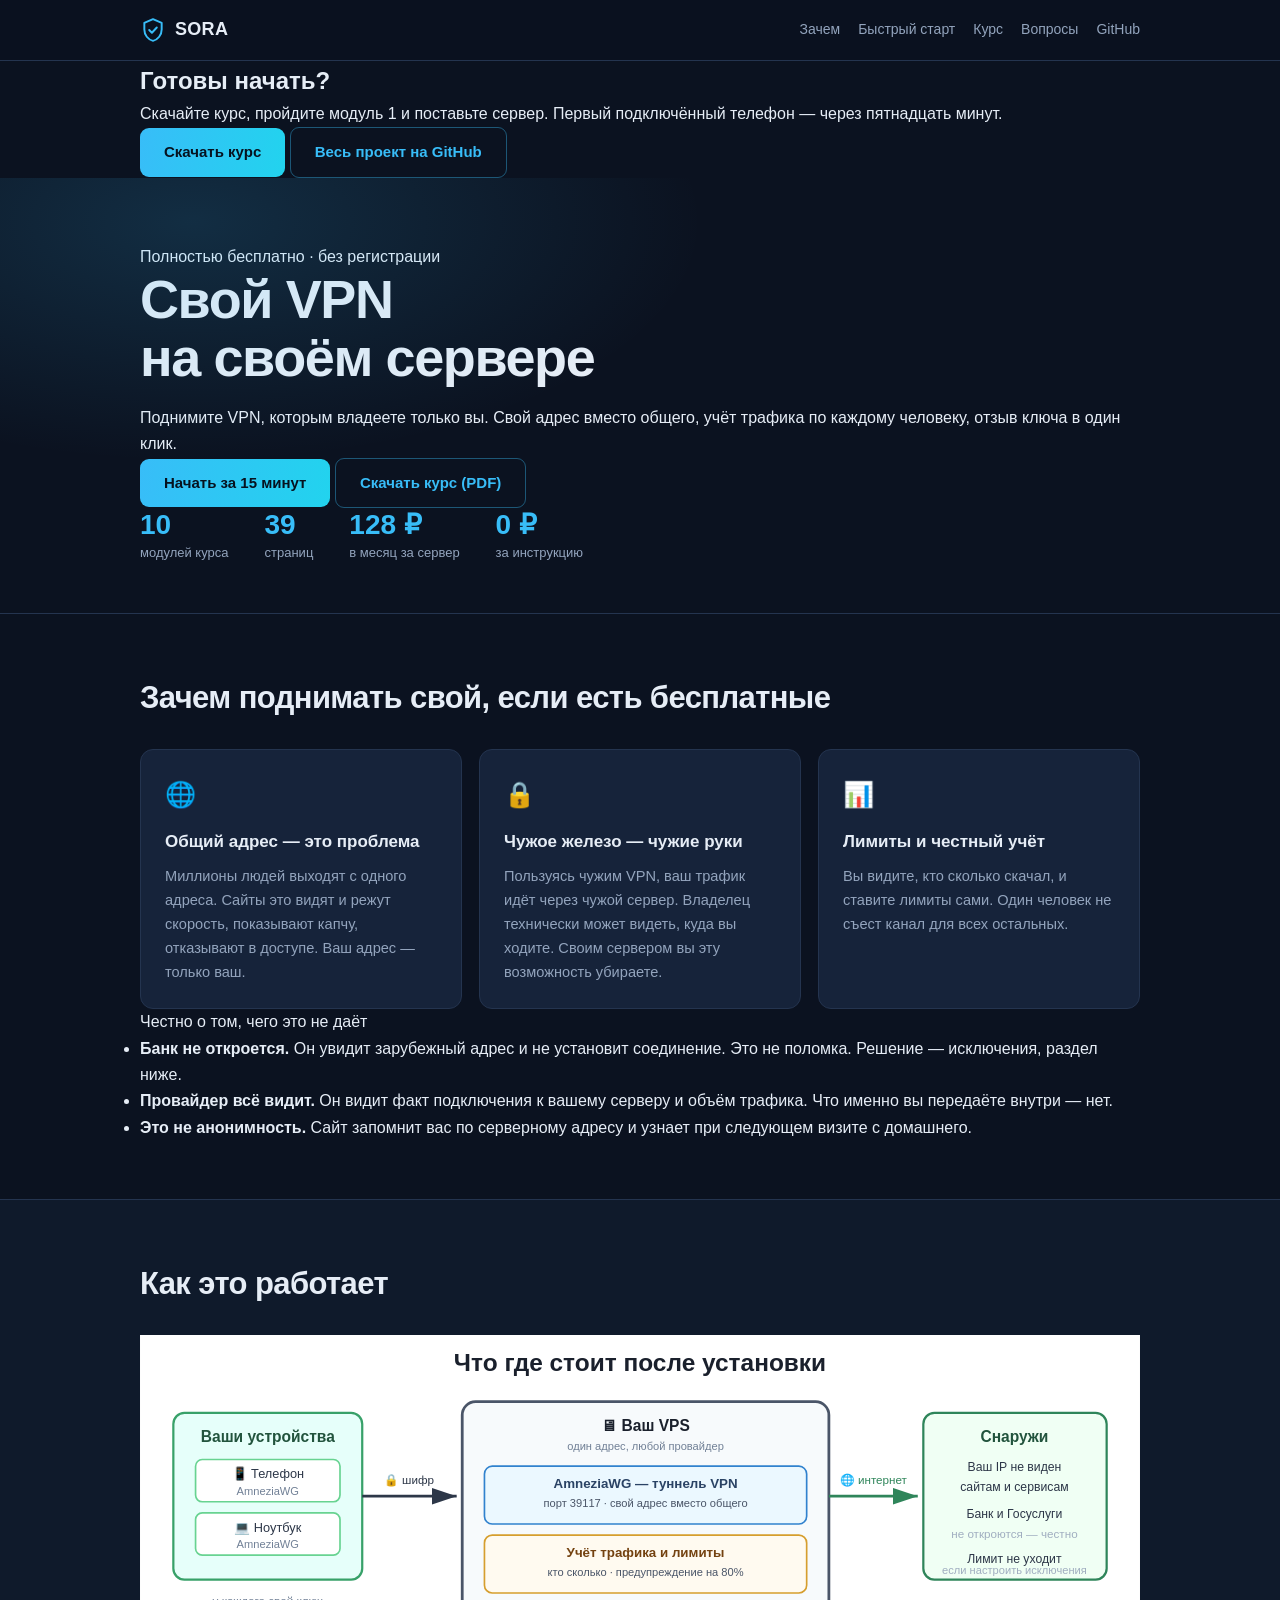
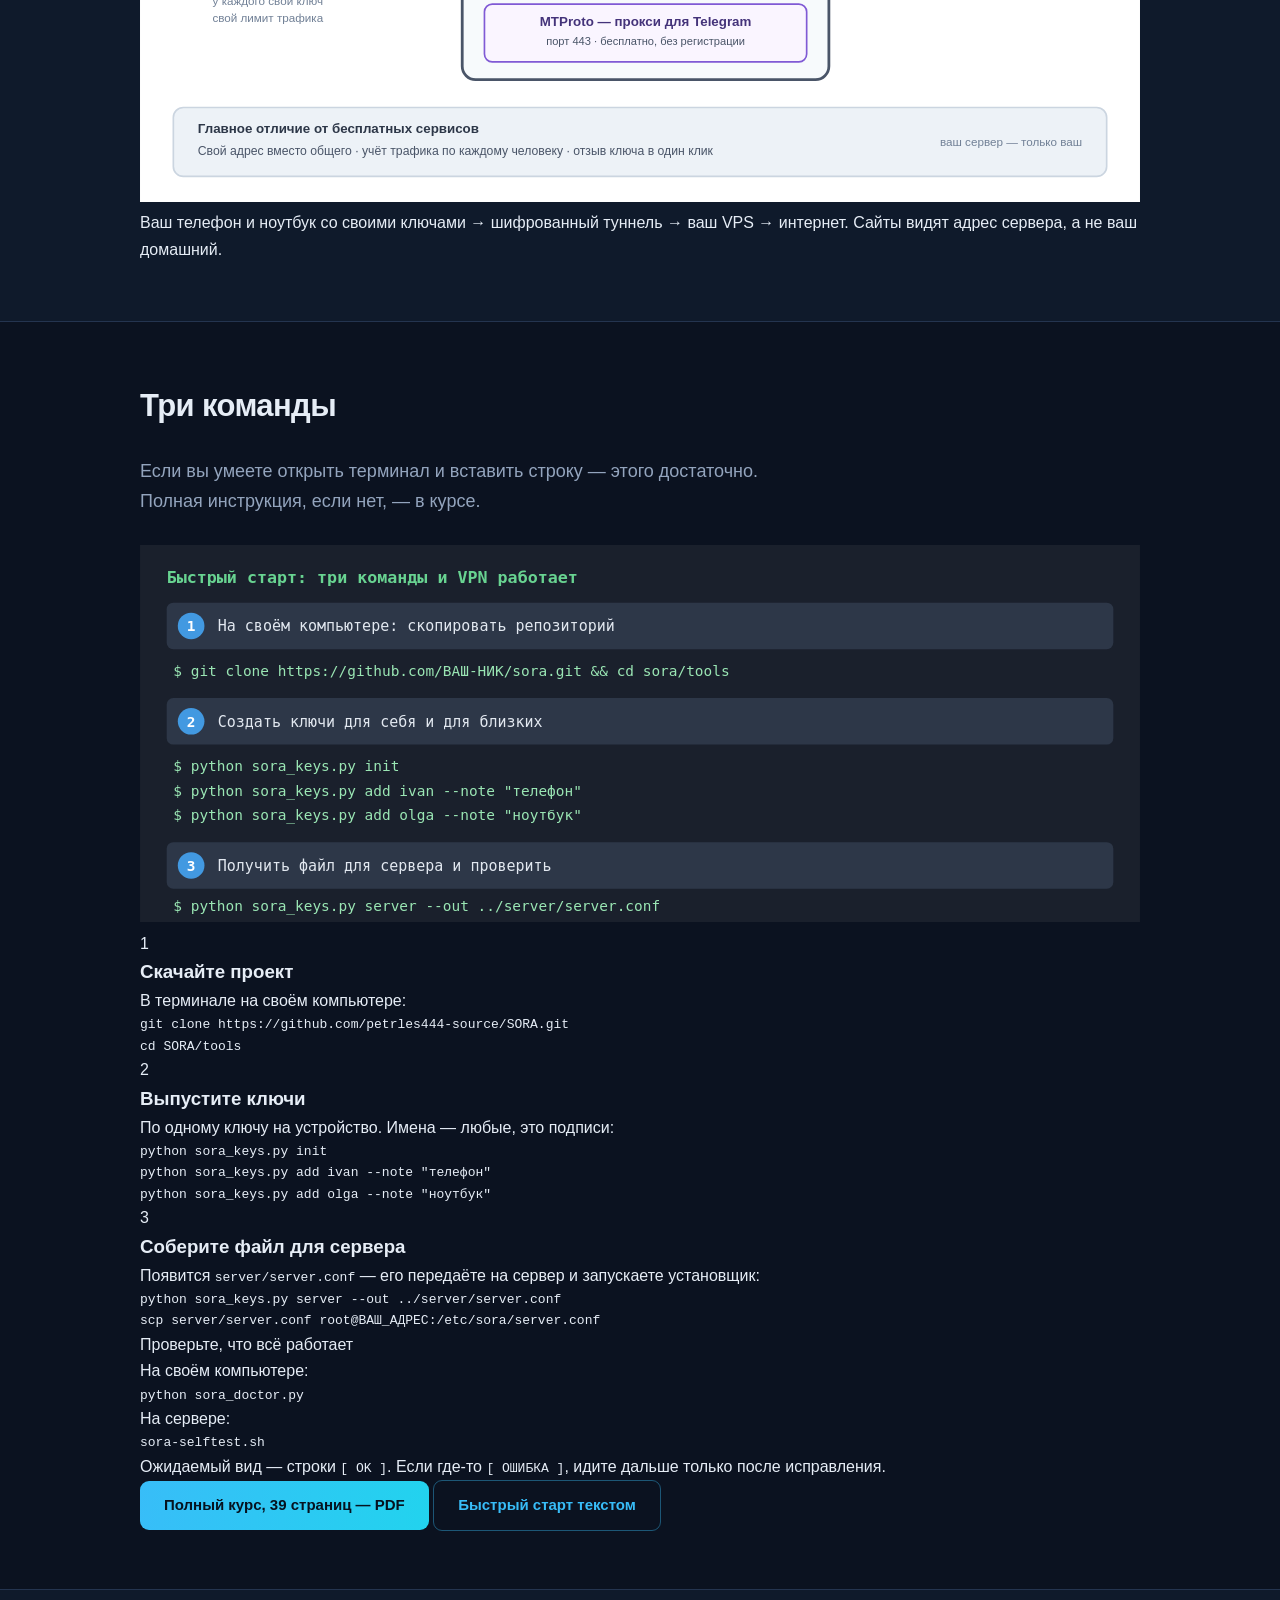
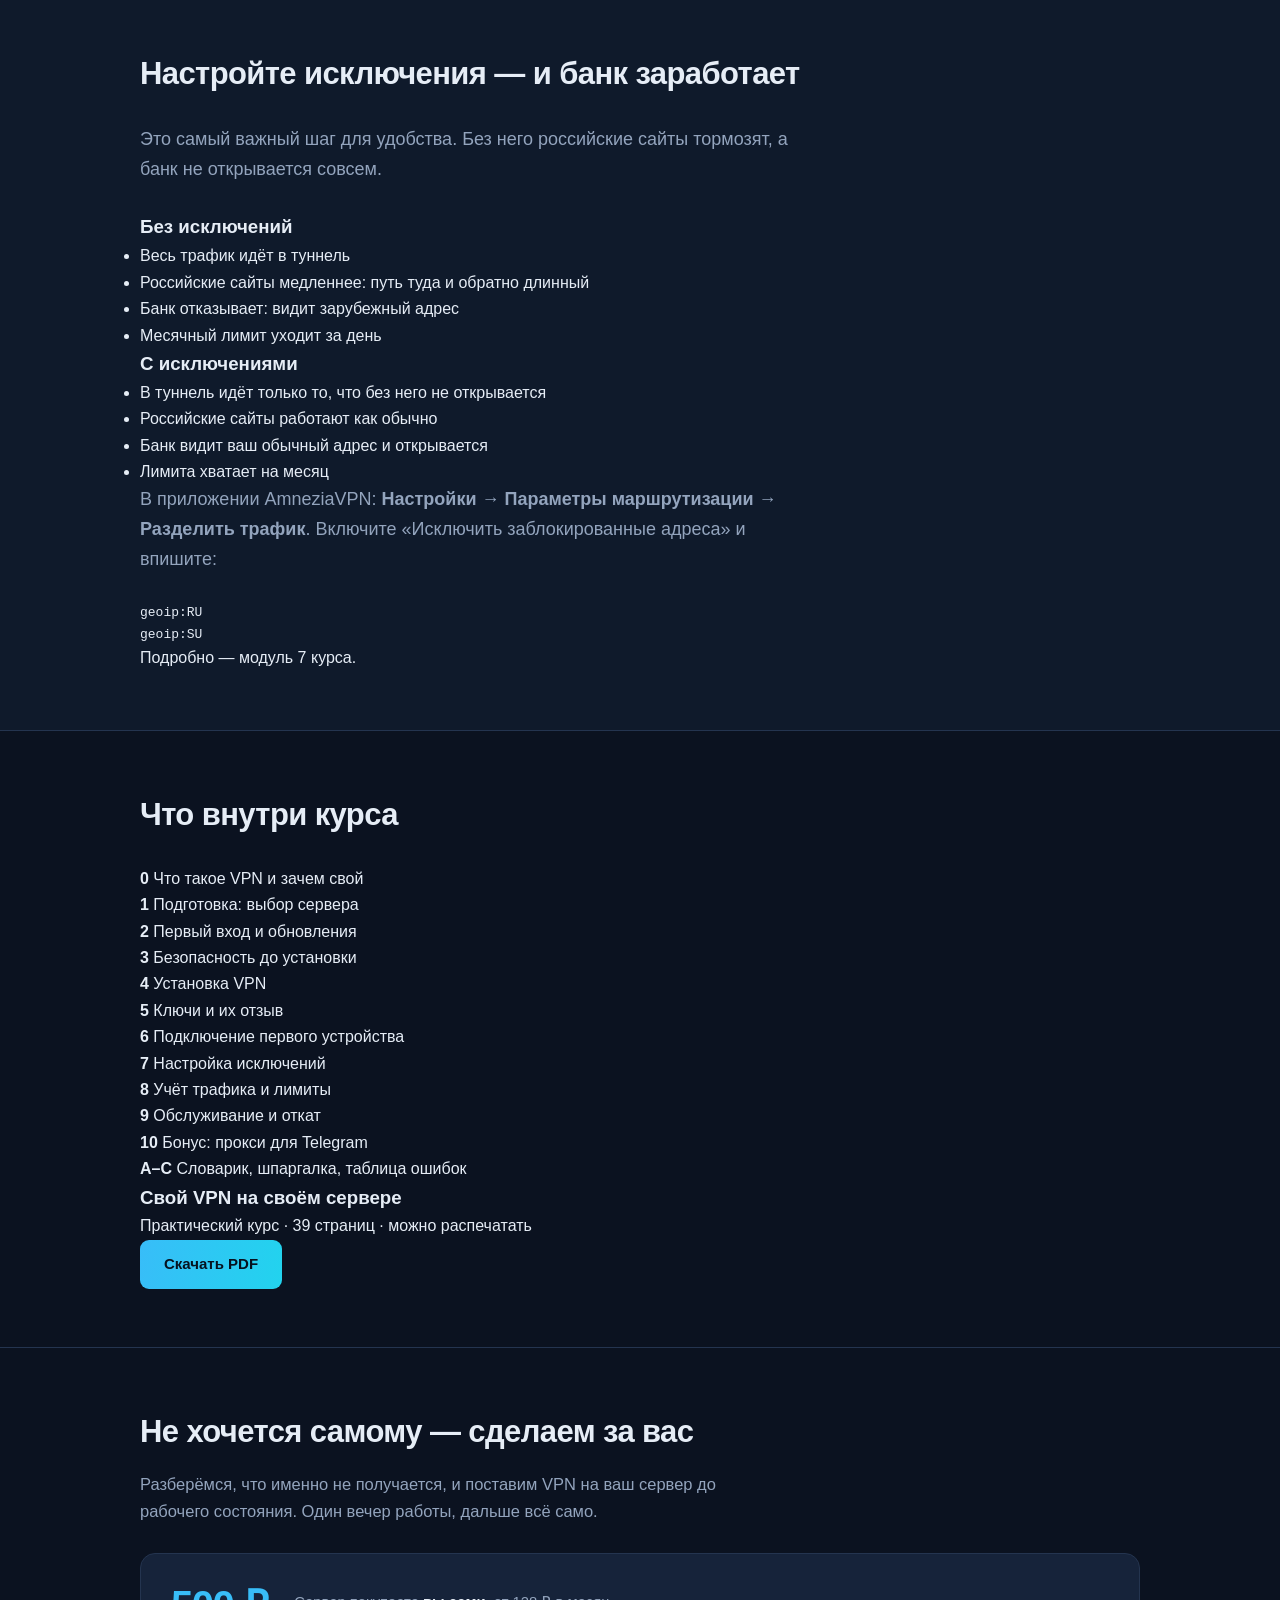
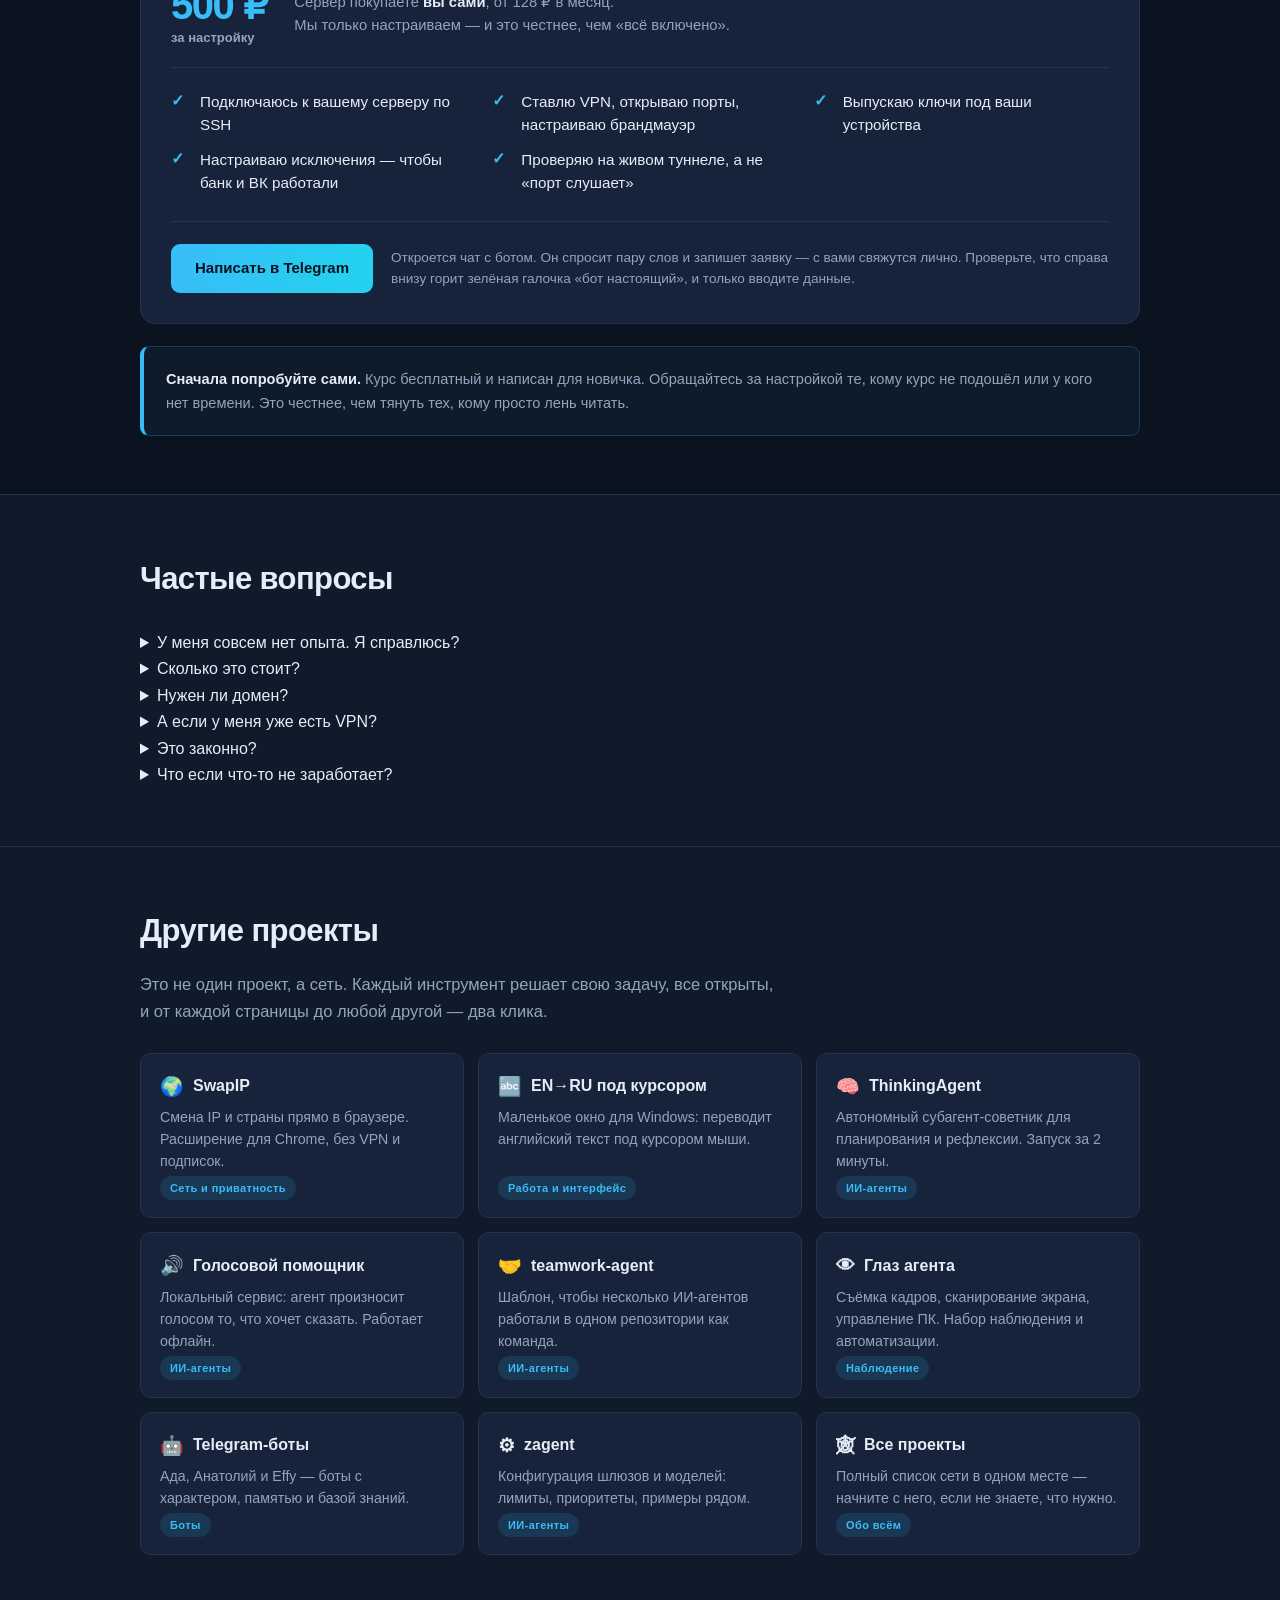
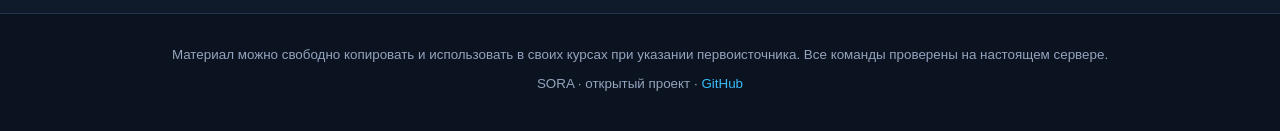
<file: docs/index.html>
<!DOCTYPE html>
<html lang="ru">
<head>
<meta charset="utf-8">
<meta name="viewport" content="width=device-width, initial-scale=1">
<title>Свой VPN на своём сервере — бесплатный курс и пошаговая инструкция</title>
<meta name="description" content="Подними личный VPN на собственном сервере за 15 минут. Бесплатный курс из 10 модулей, пошаговая инструкция, готовые скрипты. От 128 ₽ в месяц, без подписки.">
<meta property="og:title" content="Свой VPN на своём сервере — бесплатный курс">
<meta property="og:description" content="10 модулей, пошаговая инструкция, готовые скрипты. От 128 ₽ в месяц.">
<meta property="og:type" content="website">
<link rel="stylesheet" href="style.css">
</head>
<body>

<header class="nav">
  <div class="wrap">
    <a class="brand" href="#top">
      <svg width="26" height="26" viewBox="0 0 24 24" fill="none" aria-hidden="true">
        <path d="M12 2 4 5.5v6c0 5 3.4 9.4 8 10.5 4.6-1.1 8-5.5 8-10.5v-6L12 2z"
              stroke="#38bdf8" stroke-width="1.8" stroke-linejoin="round"/>
        <path d="m8.5 12 2.5 2.5 4.5-4.8" stroke="#38bdf8" stroke-width="1.8"
              stroke-linecap="round" stroke-linejoin="round"/>
      </svg>
      <span>SORA</span>
    </a>
    <nav>
      <a href="#why">Зачем</a>
      <a href="#start">Быстрый старт</a>
      <a href="#course">Курс</a>
      <a href="#faq">Вопросы</a>
      <a class="btn-mini" href="https://github.com/petrles444-source/SORA" target="_blank" rel="noopener">GitHub</a>
    </nav>
  </div>
</header>

<!-- ============ ВЫХОДНОЙ БЛОК ============ -->
<section class="outro">
  <div class="wrap narrow">
    <h2>Готовы начать?</h2>
    <p>Скачайте курс, пройдите модуль 1 и поставьте сервер. Первый
    подключённый телефон — через пятнадцать минут.</p>
    <div class="hero-btns center">
      <a class="btn btn-main" href="курс/Свой-VPN-на-своём-сервере-курс.pdf" download>
        Скачать курс
      </a>
      <a class="btn btn-ghost" href="https://github.com/petrles444-source/SORA" target="_blank" rel="noopener">
        Весь проект на GitHub
      </a>
    </div>
  </div>
</section>


<!-- ============ ЭКРАН ГЛАВНЫЙ ============ -->
<section class="hero" id="top">
  <div class="wrap">
    <div class="hero-badge">Полностью бесплатно · без регистрации</div>
    <h1>Свой VPN<br><span class="grad">на своём сервере</span></h1>
    <p class="hero-sub">
      Поднимите VPN, которым владеете только вы. Свой адрес вместо общего,
      учёт трафика по каждому человеку, отзыв ключа в один клик.
    </p>
    <div class="hero-btns">
      <a class="btn btn-main" href="#start">Начать за 15 минут</a>
      <a class="btn btn-ghost" href="курс/Свой-VPN-на-своём-сервере-курс.pdf" download>
        Скачать курс (PDF)
      </a>
    </div>
    <div class="hero-facts">
      <div><b>10</b> <span>модулей курса</span></div>
      <div><b>39</b> <span>страниц</span></div>
      <div><b>128 ₽</b> <span>в месяц за сервер</span></div>
      <div><b>0 ₽</b> <span>за инструкцию</span></div>
    </div>
  </div>
</section>

<!-- ============ ЗАЧЕМ ============ -->
<section class="sect" id="why">
  <div class="wrap">
    <h2>Зачем поднимать свой, если есть бесплатные</h2>

    <div class="cards">
      <div class="card">
        <div class="ico">🌐</div>
        <h3>Общий адрес — это проблема</h3>
        <p>Миллионы людей выходят с одного адреса. Сайты это видят и
        режут скорость, показывают капчу, отказывают в доступе.
        Ваш адрес — только ваш.</p>
      </div>
      <div class="card">
        <div class="ico">🔒</div>
        <h3>Чужое железо — чужие руки</h3>
        <p>Пользуясь чужим VPN, ваш трафик идёт через чужой сервер.
        Владелец технически может видеть, куда вы ходите.
        Своим сервером вы эту возможность убираете.</p>
      </div>
      <div class="card">
        <div class="ico">📊</div>
        <h3>Лимиты и честный учёт</h3>
        <p>Вы видите, кто сколько скачал, и ставите лимиты сами.
        Один человек не съест канал для всех остальных.</p>
      </div>
    </div>

    <div class="honest">
      <div class="honest-title">Честно о том, чего это не даёт</div>
      <ul>
        <li><b>Банк не откроется.</b> Он увидит зарубежный адрес и не
        установит соединение. Это не поломка. Решение — исключения,
        раздел ниже.</li>
        <li><b>Провайдер всё видит.</b> Он видит факт подключения к вашему
        серверу и объём трафика. Что именно вы передаёте внутри — нет.</li>
        <li><b>Это не анонимность.</b> Сайт запомнит вас по серверному
        адресу и узнает при следующем визите с домашнего.</li>
      </ul>
    </div>
  </div>
</section>

<!-- ============ КАК ЭТО РАБОТАЕТ ============ -->
<section class="sect alt">
  <div class="wrap">
    <h2>Как это работает</h2>
    <img class="diagram" src="img/схема-архитектура.svg"
         alt="Схема: устройства через туннель AmneziaWG на ваш VPS и дальше в интернет">
    <p class="cap">Ваш телефон и ноутбук со своими ключами → шифрованный туннель →
    ваш VPS → интернет. Сайты видят адрес сервера, а не ваш домашний.</p>
  </div>
</section>

<!-- ============ БЫСТРЫЙ СТАРТ ============ -->
<section class="sect" id="start">
  <div class="wrap">
    <h2>Три команды</h2>
    <p class="lead">Если вы умеете открыть терминал и вставить строку — этого достаточно.
      Полная инструкция, если нет, — в курсе.</p>

    <img class="diagram term" src="img/быстрый-старт.svg"
         alt="Терминал с тремя командами: клонировать репозиторий, выпустить ключи, собрать файл для сервера">

    <div class="steps">
      <div class="step">
        <div class="step-n">1</div>
        <h3>Скачайте проект</h3>
        <p>В терминале на своём компьютере:</p>
        <pre><code>git clone https://github.com/petrles444-source/SORA.git
cd SORA/tools</code></pre>
      </div>
      <div class="step">
        <div class="step-n">2</div>
        <h3>Выпустите ключи</h3>
        <p>По одному ключу на устройство. Имена — любые, это подписи:</p>
        <pre><code>python sora_keys.py init
python sora_keys.py add ivan --note "телефон"
python sora_keys.py add olga --note "ноутбук"</code></pre>
      </div>
      <div class="step">
        <div class="step-n">3</div>
        <h3>Соберите файл для сервера</h3>
        <p>Появится <code>server/server.conf</code> — его передаёте на
        сервер и запускаете установщик:</p>
        <pre><code>python sora_keys.py server --out ../server/server.conf
scp server/server.conf root@ВАШ_АДРЕС:/etc/sora/server.conf</code></pre>
      </div>
    </div>

    <div class="check-box">
      <div class="check-t">Проверьте, что всё работает</div>
      <p>На своём компьютере:</p>
      <pre><code>python sora_doctor.py</code></pre>
      <p>На сервере:</p>
      <pre><code>sora-selftest.sh</code></pre>
      <p>Ожидаемый вид — строки <code>[ OK ]</code>. Если где-то
      <code>[ ОШИБКА ]</code>, идите дальше только после исправления.</p>
    </div>

    <div class="cta-row">
      <a class="btn btn-main" href="курс/Свой-VPN-на-своём-сервере-курс.pdf" download>
        Полный курс, 39 страниц — PDF
      </a>
      <a class="btn btn-ghost" href="https://github.com/petrles444-source/SORA/blob/main/docs/БЫСТРЫЙ-СТАРТ.md">
        Быстрый старт текстом
      </a>
    </div>
  </div>
</section>

<!-- ============ ИСКЛЮЧЕНИЯ ============ -->
<section class="sect alt" id="split">
  <div class="wrap">
    <h2>Настройте исключения — и банк заработает</h2>
    <p class="lead">Это самый важный шаг для удобства. Без него российские
    сайты тормозят, а банк не открывается совсем.</p>

    <div class="two">
      <div class="col">
        <h3>Без исключений</h3>
        <ul class="minus">
          <li>Весь трафик идёт в туннель</li>
          <li>Российские сайты медленнее: путь туда и обратно длинный</li>
          <li>Банк отказывает: видит зарубежный адрес</li>
          <li>Месячный лимит уходит за день</li>
        </ul>
      </div>
      <div class="col good">
        <h3>С исключениями</h3>
        <ul class="plus">
          <li>В туннель идёт только то, что без него не открывается</li>
          <li>Российские сайты работают как обычно</li>
          <li>Банк видит ваш обычный адрес и открывается</li>
          <li>Лимита хватает на месяц</li>
        </ul>
      </div>
    </div>

    <p class="lead">В приложении AmneziaVPN: <b>Настройки → Параметры
    маршрутизации → Разделить трафик</b>. Включите «Исключить заблокированные
    адреса» и впишите:</p>

    <pre class="big"><code>geoip:RU
geoip:SU</code></pre>

    <p class="cap">Подробно — модуль 7 курса.</p>
  </div>
</section>

<!-- ============ КУРС ============ -->
<section class="sect" id="course">
  <div class="wrap">
    <h2>Что внутри курса</h2>
    <div class="mod-grid">
      <div class="mod"><b>0</b> <span>Что такое VPN и зачем свой</span></div>
      <div class="mod"><b>1</b> <span>Подготовка: выбор сервера</span></div>
      <div class="mod"><b>2</b> <span>Первый вход и обновления</span></div>
      <div class="mod"><b>3</b> <span>Безопасность до установки</span></div>
      <div class="mod"><b>4</b> <span>Установка VPN</span></div>
      <div class="mod"><b>5</b> <span>Ключи и их отзыв</span></div>
      <div class="mod"><b>6</b> <span>Подключение первого устройства</span></div>
      <div class="mod"><b>7</b> <span>Настройка исключений</span></div>
      <div class="mod"><b>8</b> <span>Учёт трафика и лимиты</span></div>
      <div class="mod"><b>9</b> <span>Обслуживание и откат</span></div>
      <div class="mod"><b>10</b> <span>Бонус: прокси для Telegram</span></div>
      <div class="mod"><b>A–C</b> <span>Словарик, шпаргалка, таблица ошибок</span></div>
    </div>

    <div class="download">
      <div>
        <h3>Свой VPN на своём сервере</h3>
        <p>Практический курс · 39 страниц · можно распечатать</p>
      </div>
      <a class="btn btn-main" href="курс/Свой-VPN-на-своём-сервере-курс.pdf" download>
        Скачать PDF
      </a>
    </div>
  </div>
</section>

<!-- ============ НАСТРОЙКА ПОД КЛЮЧ ============ -->
<section class="sect" id="setup">
  <div class="wrap">
    <h2>Не хочется самому — сделаем за вас</h2>
    <p class="sect-lead">
      Разберёмся, что именно не получается, и поставим VPN на ваш сервер
      до рабочего состояния. Один вечер работы, дальше всё само.
    </p>

    <div class="setup">
      <div class="setup-head">
        <div class="setup-price">500 ₽<span>за настройку</span></div>
        <div class="setup-where">
          Сервер покупаете <b>вы сами</b>, от 128 ₽ в месяц.<br>
          Мы только настраиваем — и это честнее, чем «всё включено».
        </div>
      </div>

      <ul class="setup-list">
        <li>Подключаюсь к вашему серверу по SSH</li>
        <li>Ставлю VPN, открываю порты, настраиваю брандмауэр</li>
        <li>Выпускаю ключи под ваши устройства</li>
        <li>Настраиваю исключения — чтобы банк и ВК работали</li>
        <li>Проверяю на живом туннеле, а не «порт слушает»</li>
      </ul>

      <div class="setup-foot">
        <a class="btn btn-main" href="tg://resolve?domain=sorainfo_bot">
          Написать в Telegram
        </a>
        <span class="setup-hint">
          Откроется чат с ботом. Он спросит пару слов и запишет заявку —
          с вами свяжутся лично. Проверьте, что справа внизу горит зелёная
          галочка «бот настоящий», и только вводите данные.
        </span>
      </div>
    </div>

    <div class="note">
      <b>Сначала попробуйте сами.</b> Курс бесплатный и написан для новичка.
      Обращайтесь за настройкой те, кому курс не подошёл или у кого нет
      времени. Это честнее, чем тянуть тех, кому просто лень читать.
    </div>
  </div>
</section>

<!-- ============ ВОПРОСЫ ============ -->
<section class="sect alt" id="faq">
  <div class="wrap narrow">
    <h2>Частые вопросы</h2>

    <details><summary>У меня совсем нет опыта. Я справлюсь?</summary>
      <p>Курс написан для человека, который открыл терминал первый раз.
      Каждая команда дана текстом, для каждой написано, как понять, что она
      отработала. Если всё равно непонятно — скормите вывод ошибки любой
      нейросети, это работает лучше поиска.</p>
    </details>

    <details><summary>Сколько это стоит?</summary>
      <p>Инструкция и курс — бесплатно. Платите только за VPS-сервер: от
      128 ₽ в месяц. Больше ничего не нужно: ни подписки, ни домена, ни
      платных ключей.</p>
    </details>

    <details><summary>Нужен ли домен?</summary>
      <p>Нет. Прокси и VPN работают по IP-адресу. Домен нужен только если вы
      захотите поднять WEB-прокси для Telegram — это необязательный бонус.</p>
    </details>

    <details><summary>А если у меня уже есть VPN?</summary>
      <p>Можно поставить рядом. Ваш текущий никуда не денется, а новый будет
      отдельным ключом на отдельном устройстве. Так удобнее: старый для работы,
      новый для себя.</p>
    </details>

    <details><summary>Это законно?</summary>
      <p>Да. Установка VPN на собственном сервере — обычная настройка
      собственного оборудования. Ничего не запрещено ни в чём.</p>
    </details>

    <details><summary>Что если что-то не заработает?</summary>
      <p>Начните с <code>sora_doctor.py</code> на своём компьютере и
      <code>sora-selftest.sh</code> на сервере. Оба скажут, что сломано, и
      дадут готовую команду. Если их вывода не хватит — задайте вопрос в
      Issues на GitHub или спросите нейросеть.</p>
    </details>
  </div>
</section>

<!-- ============ ДРУГИЕ ПРОЕКТЫ СЕТИ ============ -->
<section class="sect alt" id="network">
  <div class="wrap">
    <h2>Другие проекты</h2>
    <p class="sect-lead">
      Это не один проект, а сеть. Каждый инструмент решает свою задачу,
      все открыты, и от каждой страницы до любой другой — два клика.
    </p>

    <div class="net">
      <a class="net-card" href="https://petrles444-source.github.io/SwapIP/">
        <span class="net-t"><em>🌍</em>SwapIP</span>
        <span class="net-d">Смена IP и страны прямо в браузере. Расширение для Chrome, без VPN и подписок.</span>
        <span class="net-b">Сеть и приватность</span>
      </a>
      <a class="net-card" href="https://petrles444-source.github.io/translator/">
        <span class="net-t"><em>🔤</em>EN→RU под курсором</span>
        <span class="net-d">Маленькое окно для Windows: переводит английский текст под курсором мыши.</span>
        <span class="net-b">Работа и интерфейс</span>
      </a>
      <a class="net-card" href="https://petrles444-source.github.io/agent/">
        <span class="net-t"><em>🧠</em>ThinkingAgent</span>
        <span class="net-d">Автономный субагент-советник для планирования и рефлексии. Запуск за 2 минуты.</span>
        <span class="net-b">ИИ-агенты</span>
      </a>
      <a class="net-card" href="https://petrles444-source.github.io/golos-assistent/">
        <span class="net-t"><em>🔊</em>Голосовой помощник</span>
        <span class="net-d">Локальный сервис: агент произносит голосом то, что хочет сказать. Работает офлайн.</span>
        <span class="net-b">ИИ-агенты</span>
      </a>
      <a class="net-card" href="https://petrles444-source.github.io/teamwork-agent/">
        <span class="net-t"><em>🤝</em>teamwork-agent</span>
        <span class="net-d">Шаблон, чтобы несколько ИИ-агентов работали в одном репозитории как команда.</span>
        <span class="net-b">ИИ-агенты</span>
      </a>
      <a class="net-card" href="https://petrles444-source.github.io/glaz-agenta/">
        <span class="net-t"><em>👁</em>Глаз агента</span>
        <span class="net-d">Съёмка кадров, сканирование экрана, управление ПК. Набор наблюдения и автоматизации.</span>
        <span class="net-b">Наблюдение</span>
      </a>
      <a class="net-card" href="https://petrles444-source.github.io/tgbot/">
        <span class="net-t"><em>🤖</em>Telegram-боты</span>
        <span class="net-d">Ада, Анатолий и Effy — боты с характером, памятью и базой знаний.</span>
        <span class="net-b">Боты</span>
      </a>
      <a class="net-card" href="https://petrles444-source.github.io/zagent/">
        <span class="net-t"><em>⚙</em>zagent</span>
        <span class="net-d">Конфигурация шлюзов и моделей: лимиты, приоритеты, примеры рядом.</span>
        <span class="net-b">ИИ-агенты</span>
      </a>
      <a class="net-card" href="https://petrles444-source.github.io/network-site/">
        <span class="net-t"><em>🕸</em>Все проекты</span>
        <span class="net-d">Полный список сети в одном месте — начните с него, если не знаете, что нужно.</span>
        <span class="net-b">Обо всём</span>
      </a>
    </div>
  </div>
</section>

<footer>
  <div class="wrap">
    <p>Материал можно свободно копировать и использовать в своих курсах при
    указании первоисточника. Все команды проверены на настоящем сервере.</p>
    <p class="dim">SORA · открытый проект · <a href="https://github.com/petrles444-source/SORA" target="_blank" rel="noopener">GitHub</a></p>
  </div>
</footer>

</body>
</html>
</file>
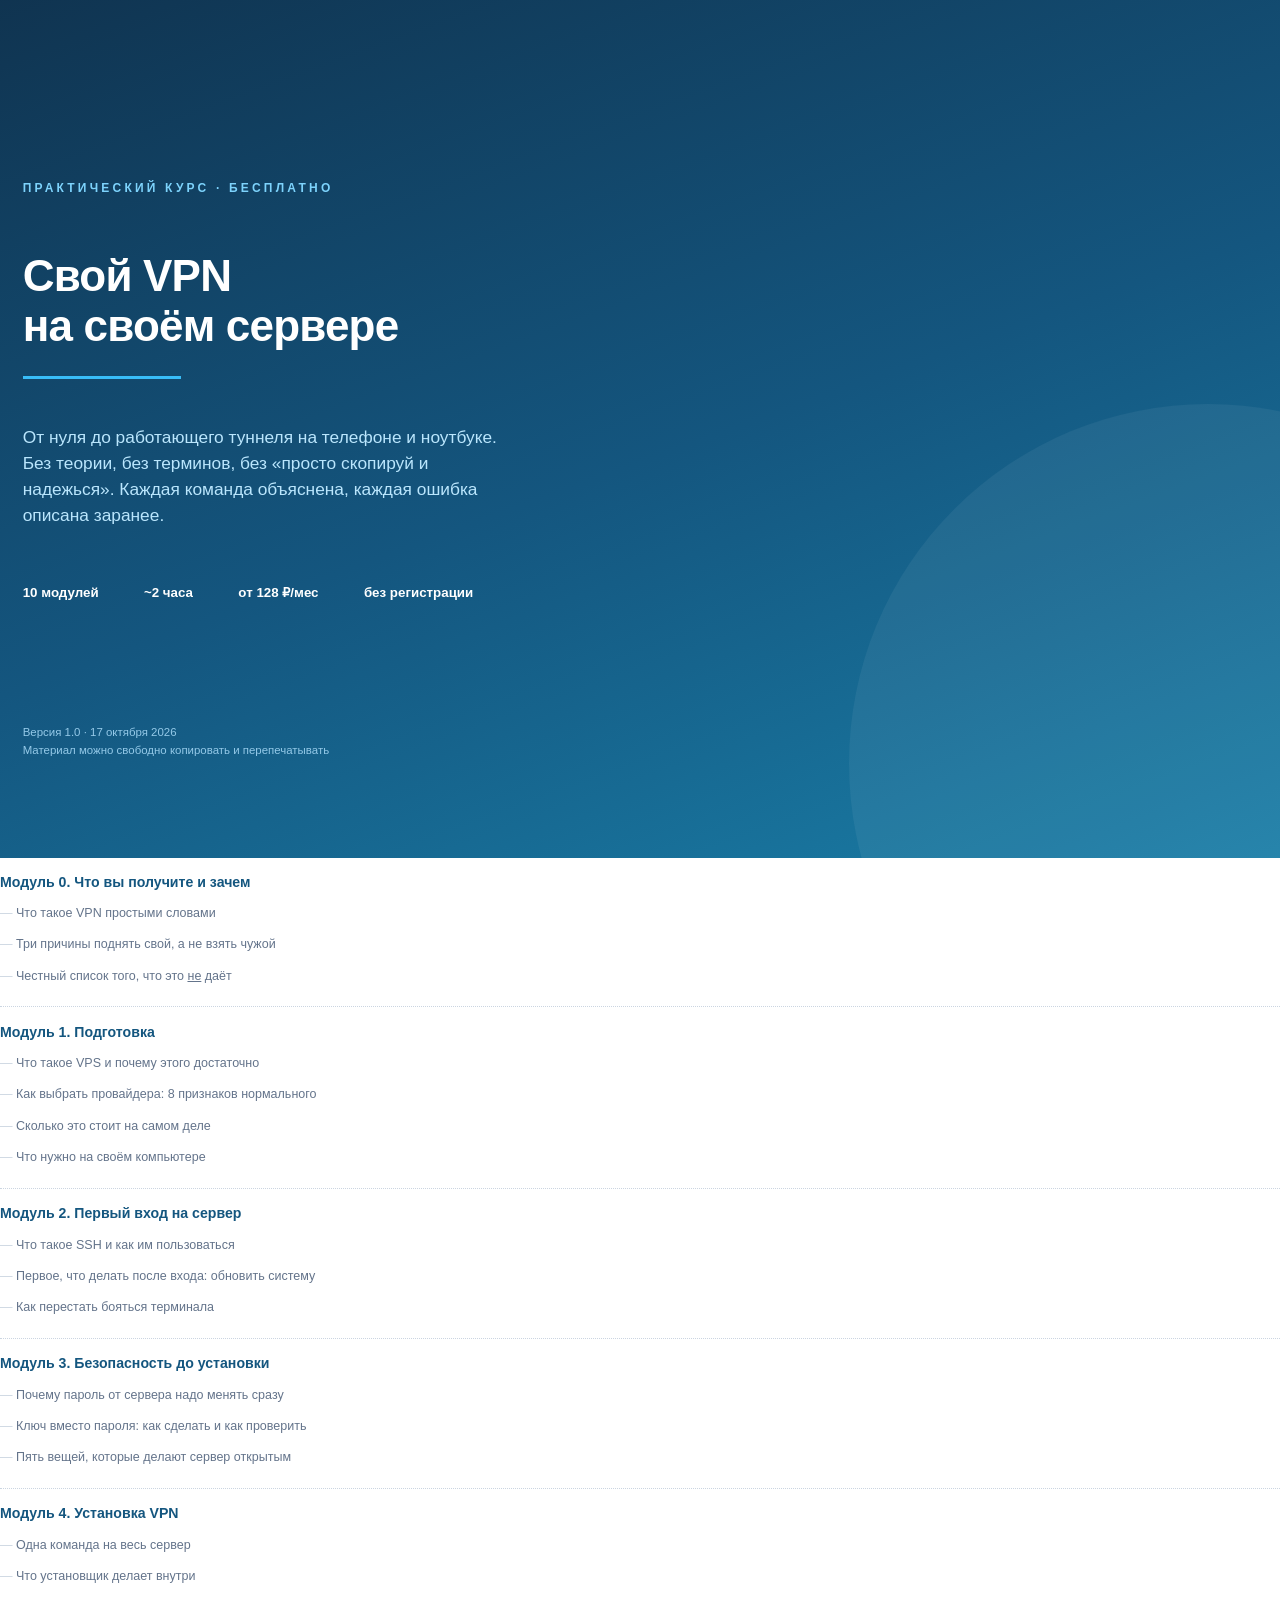
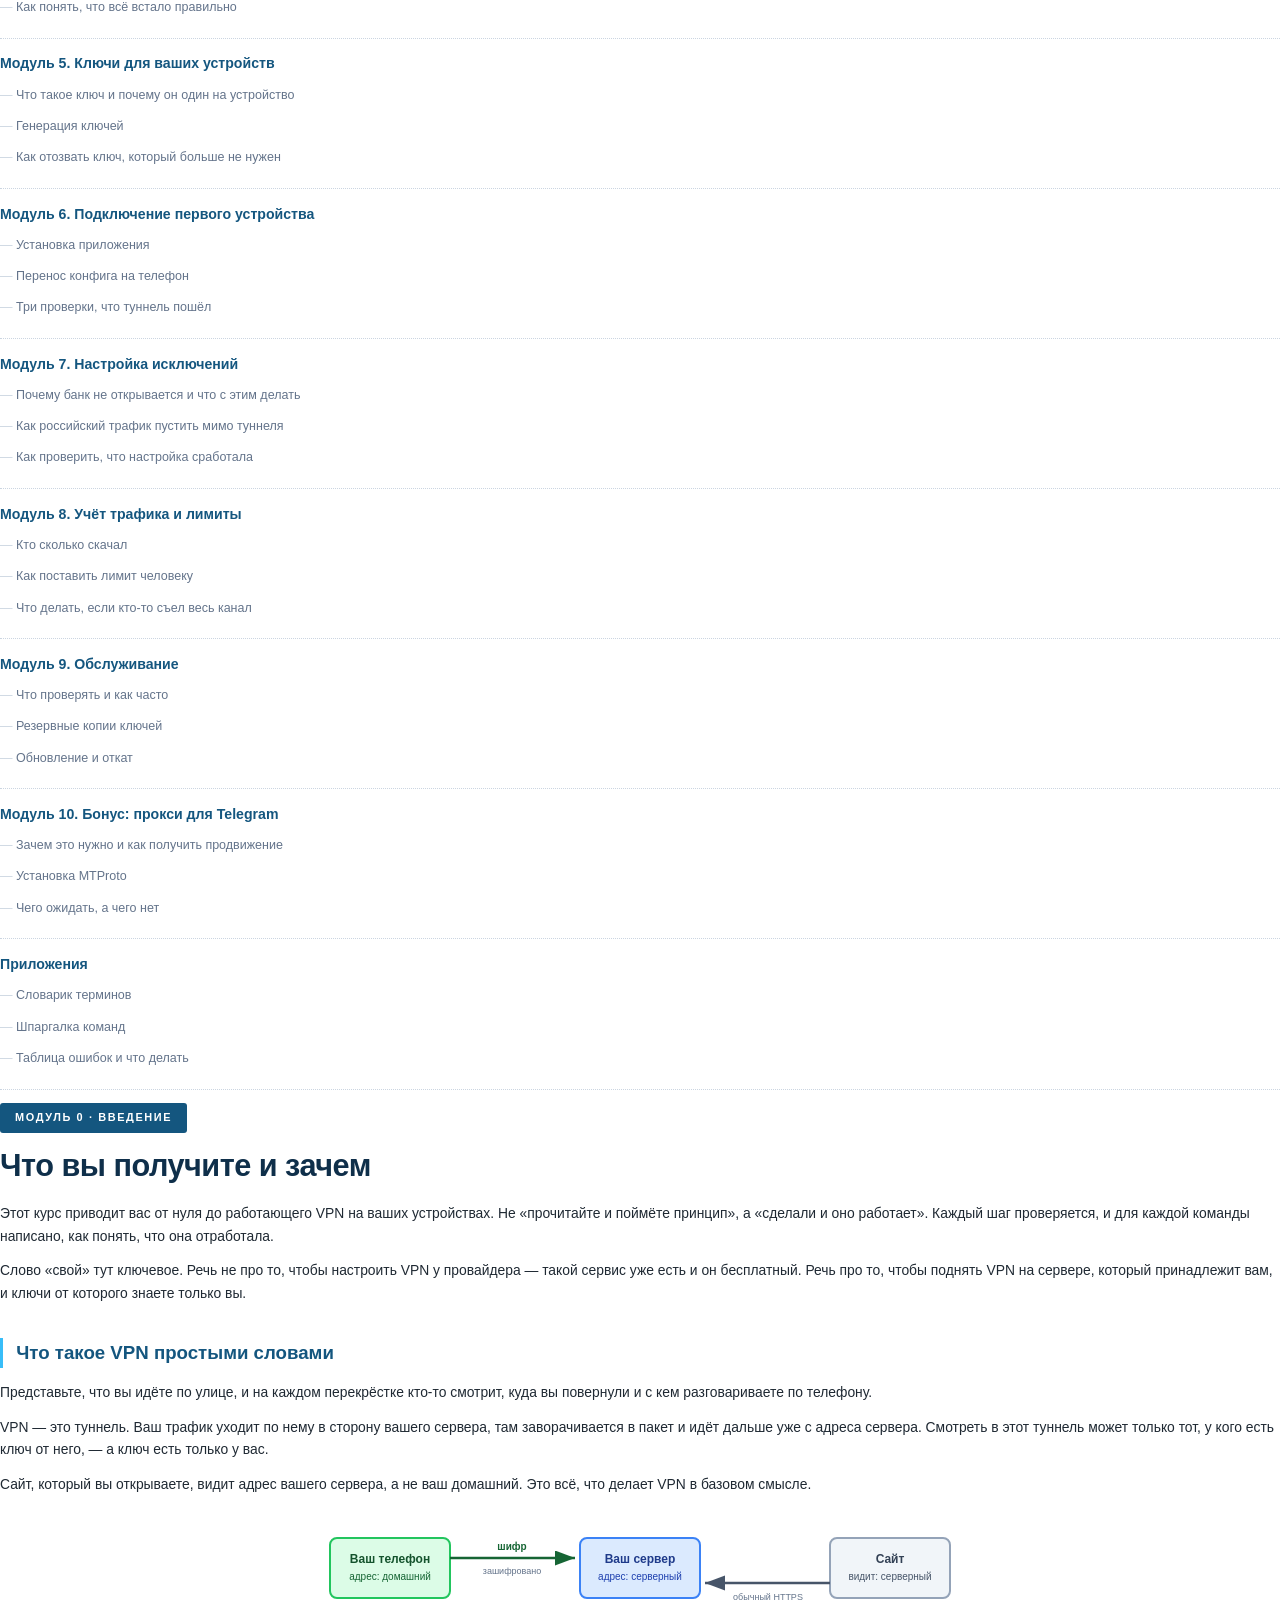
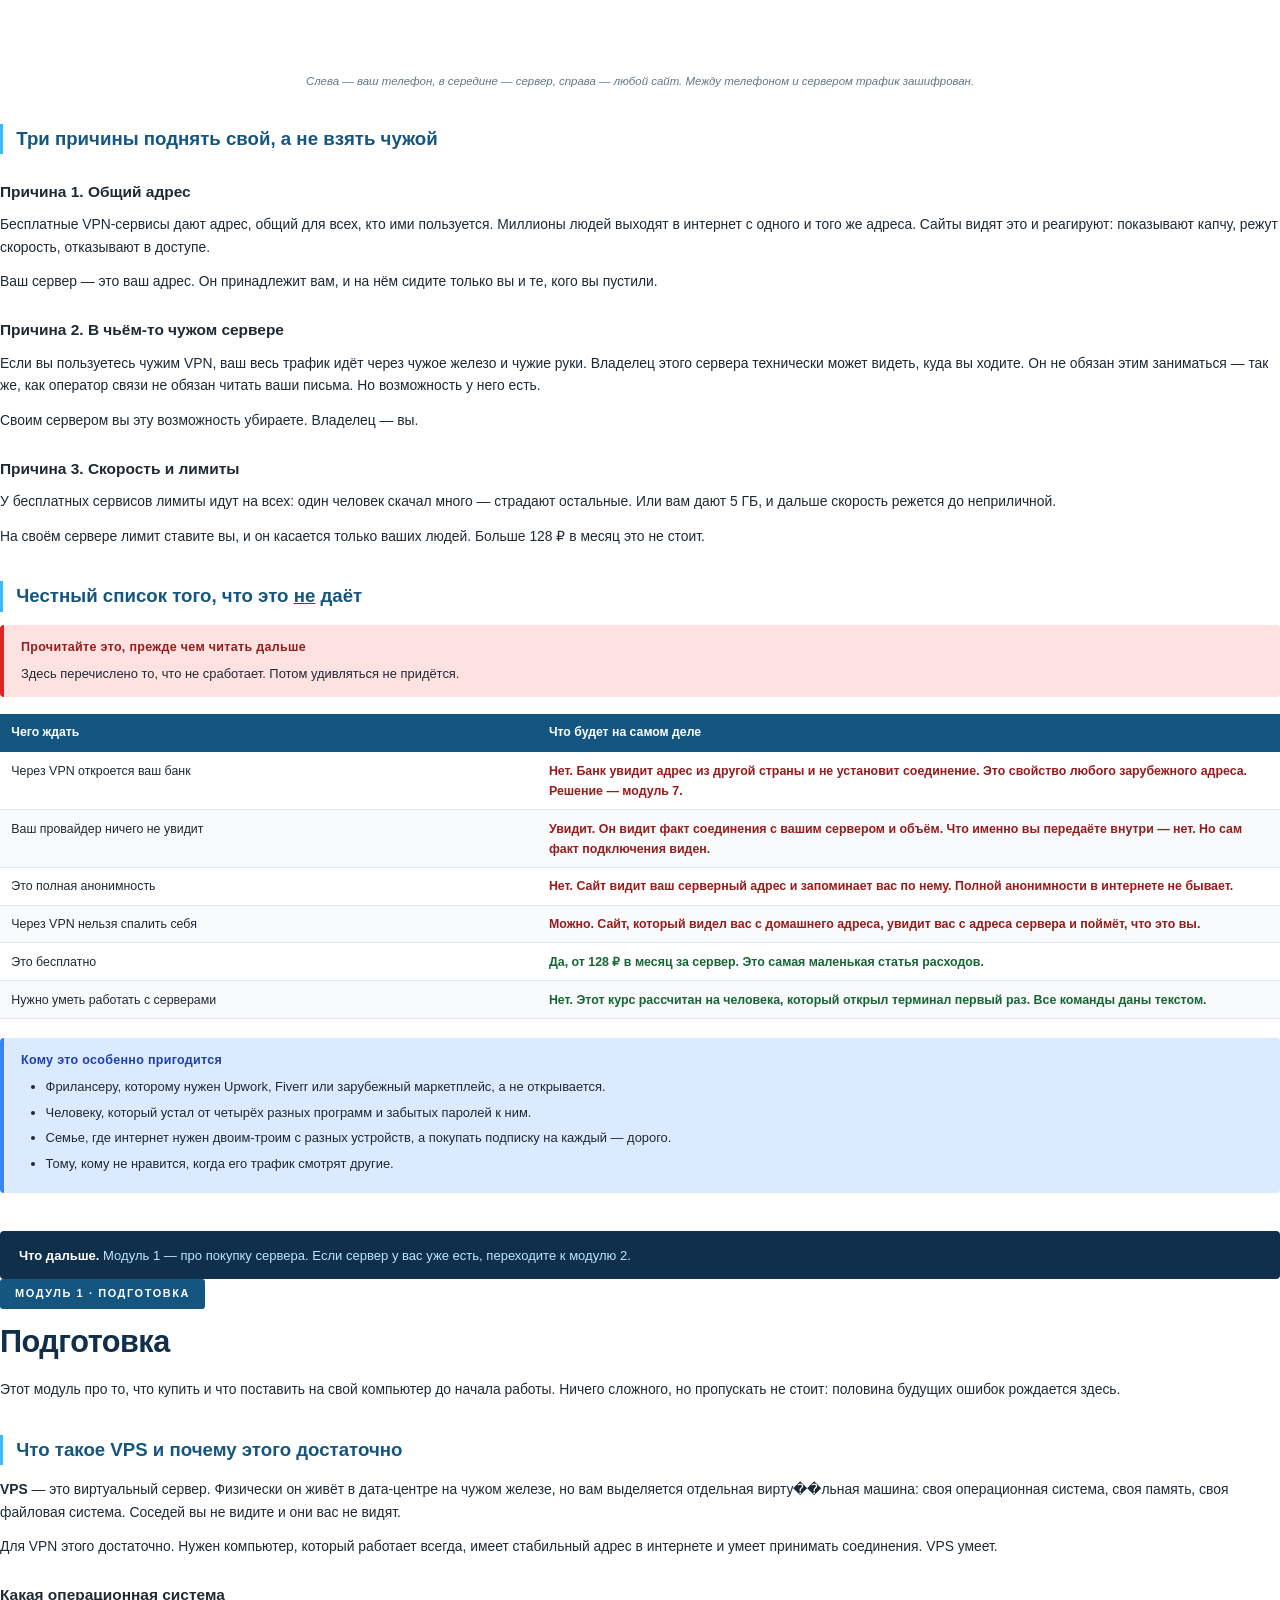
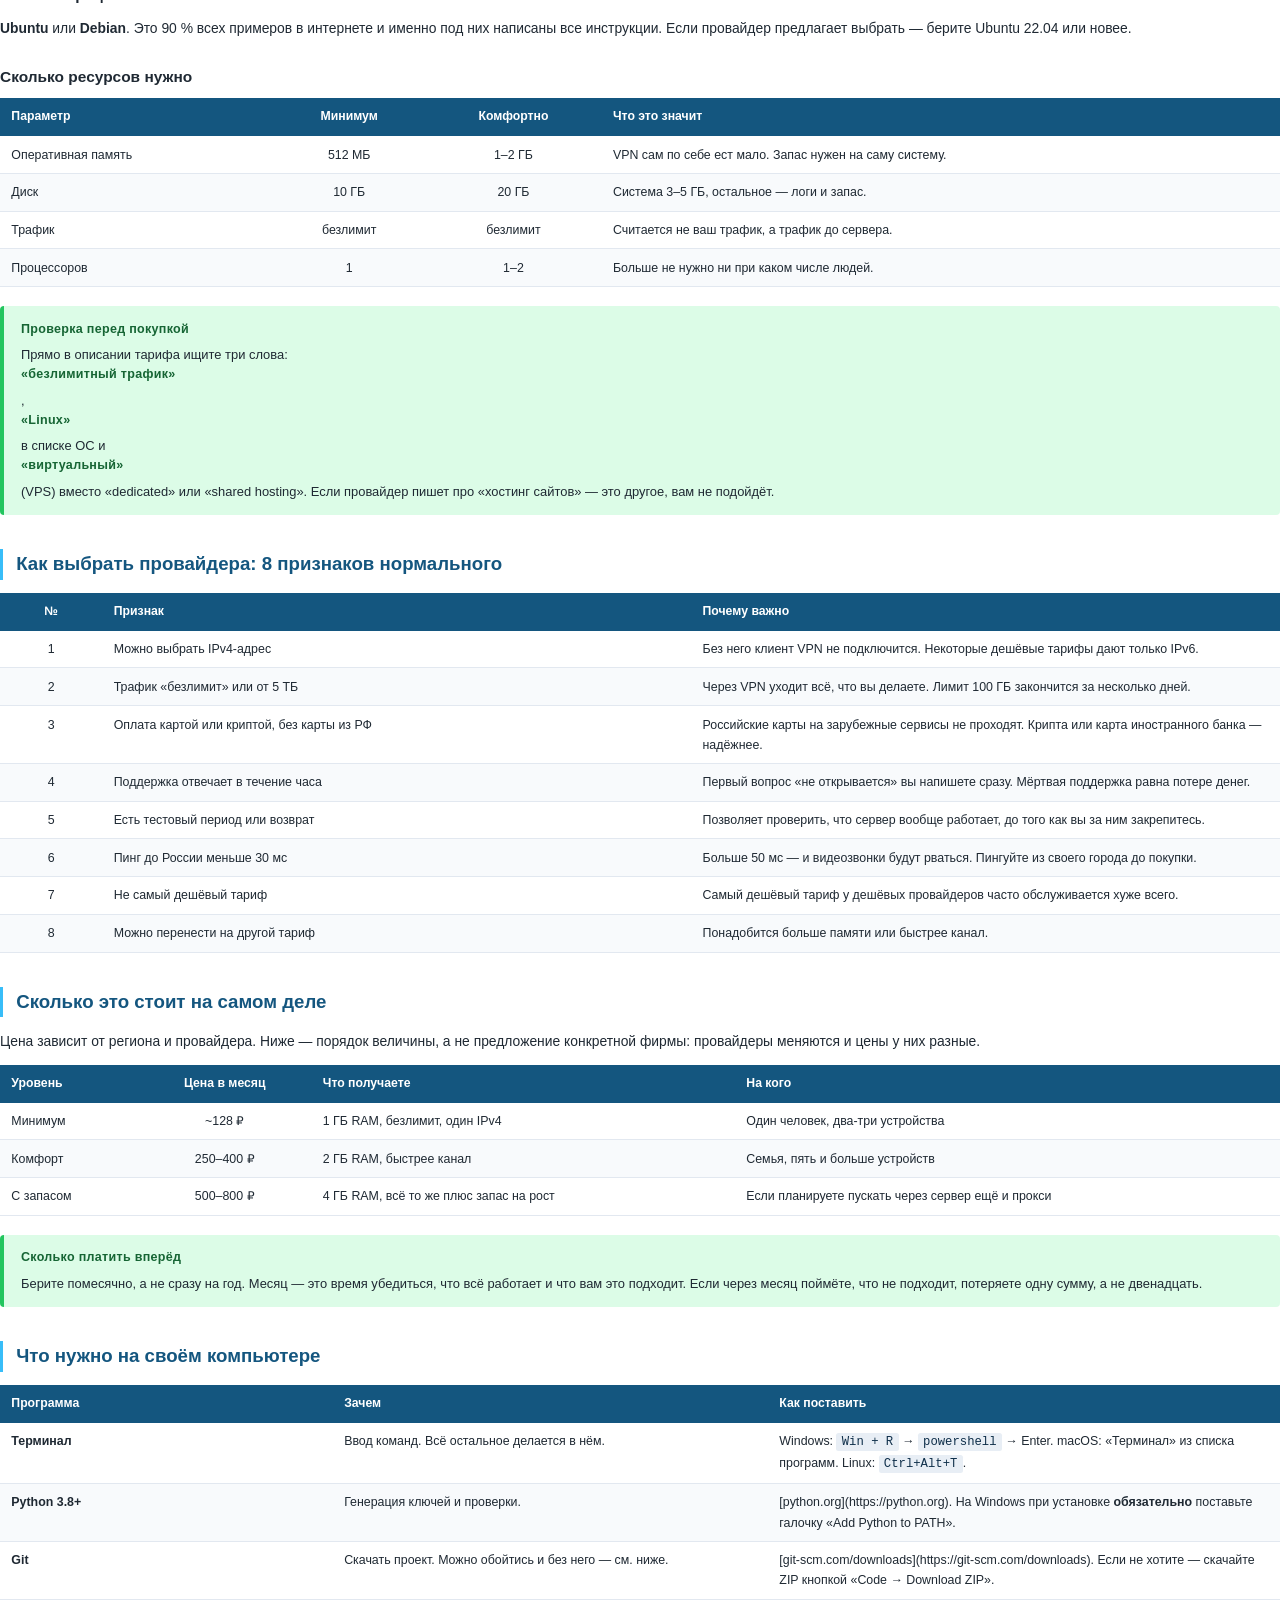
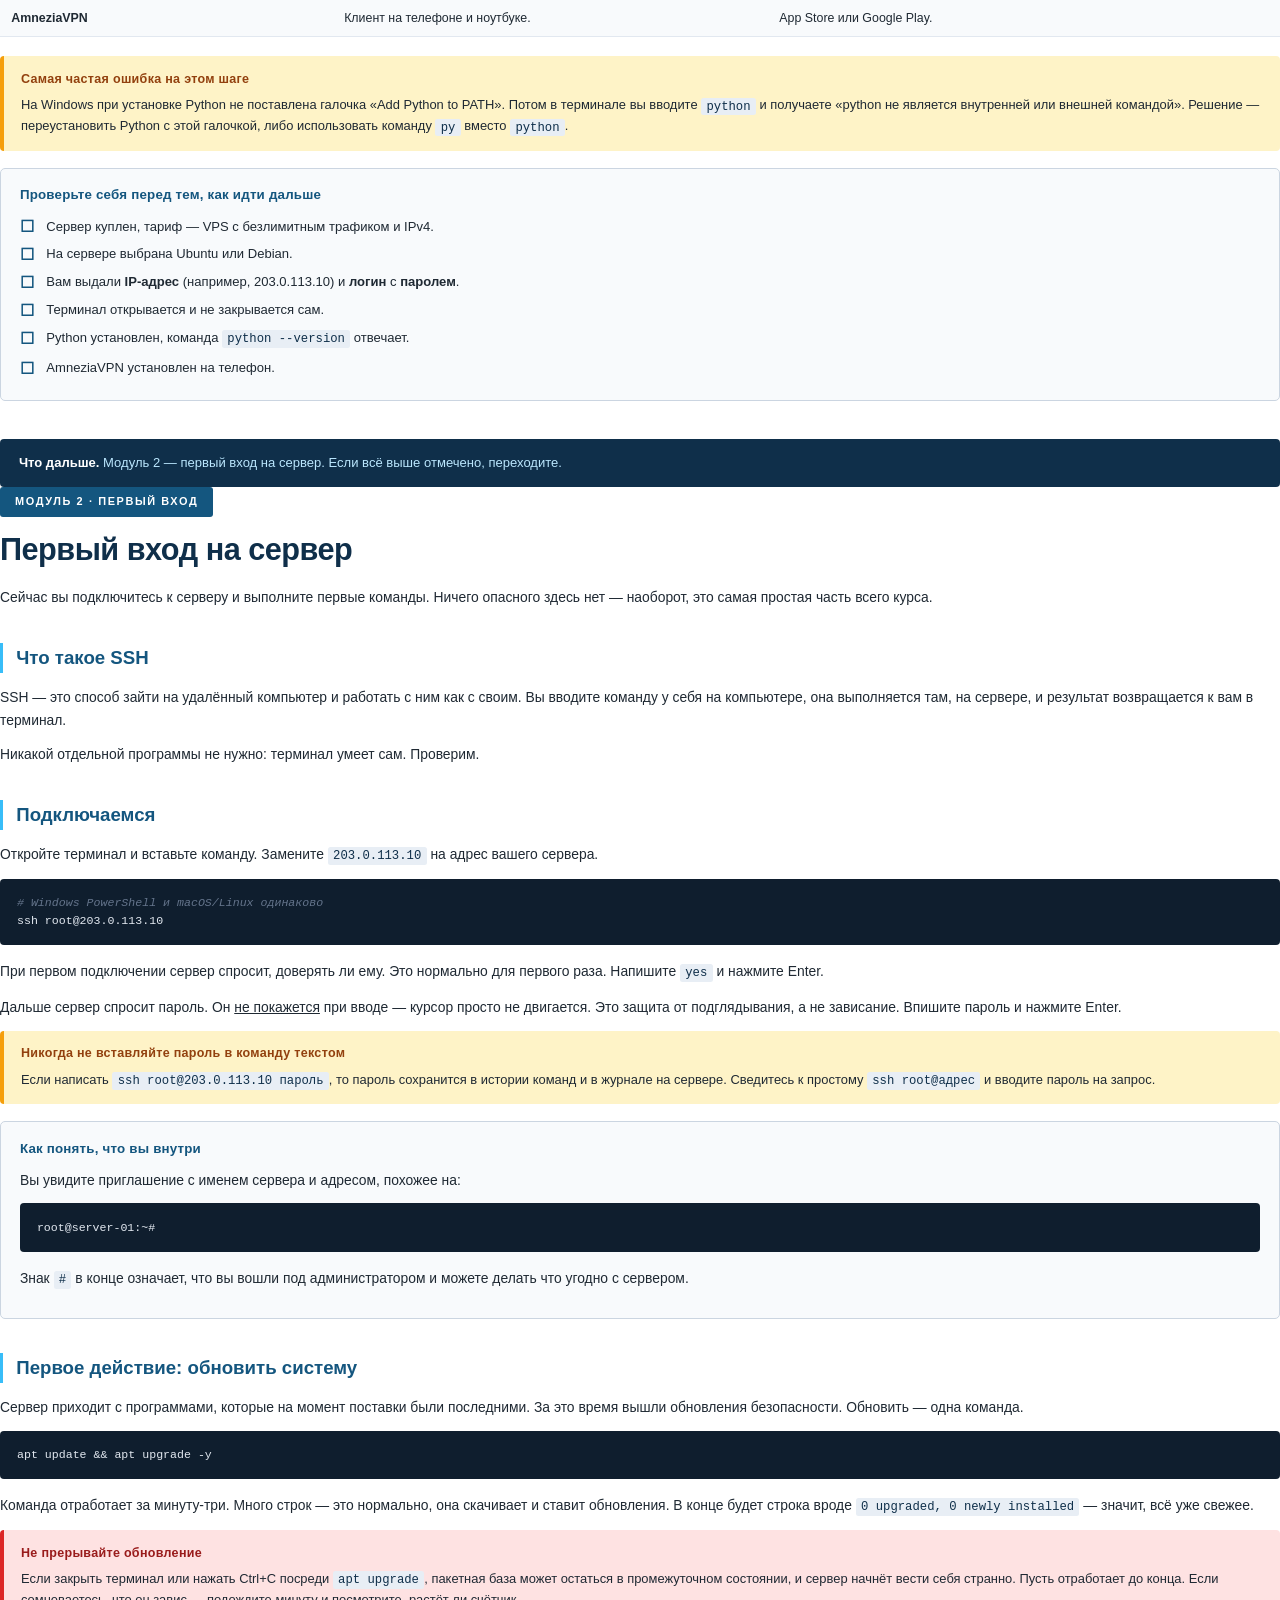
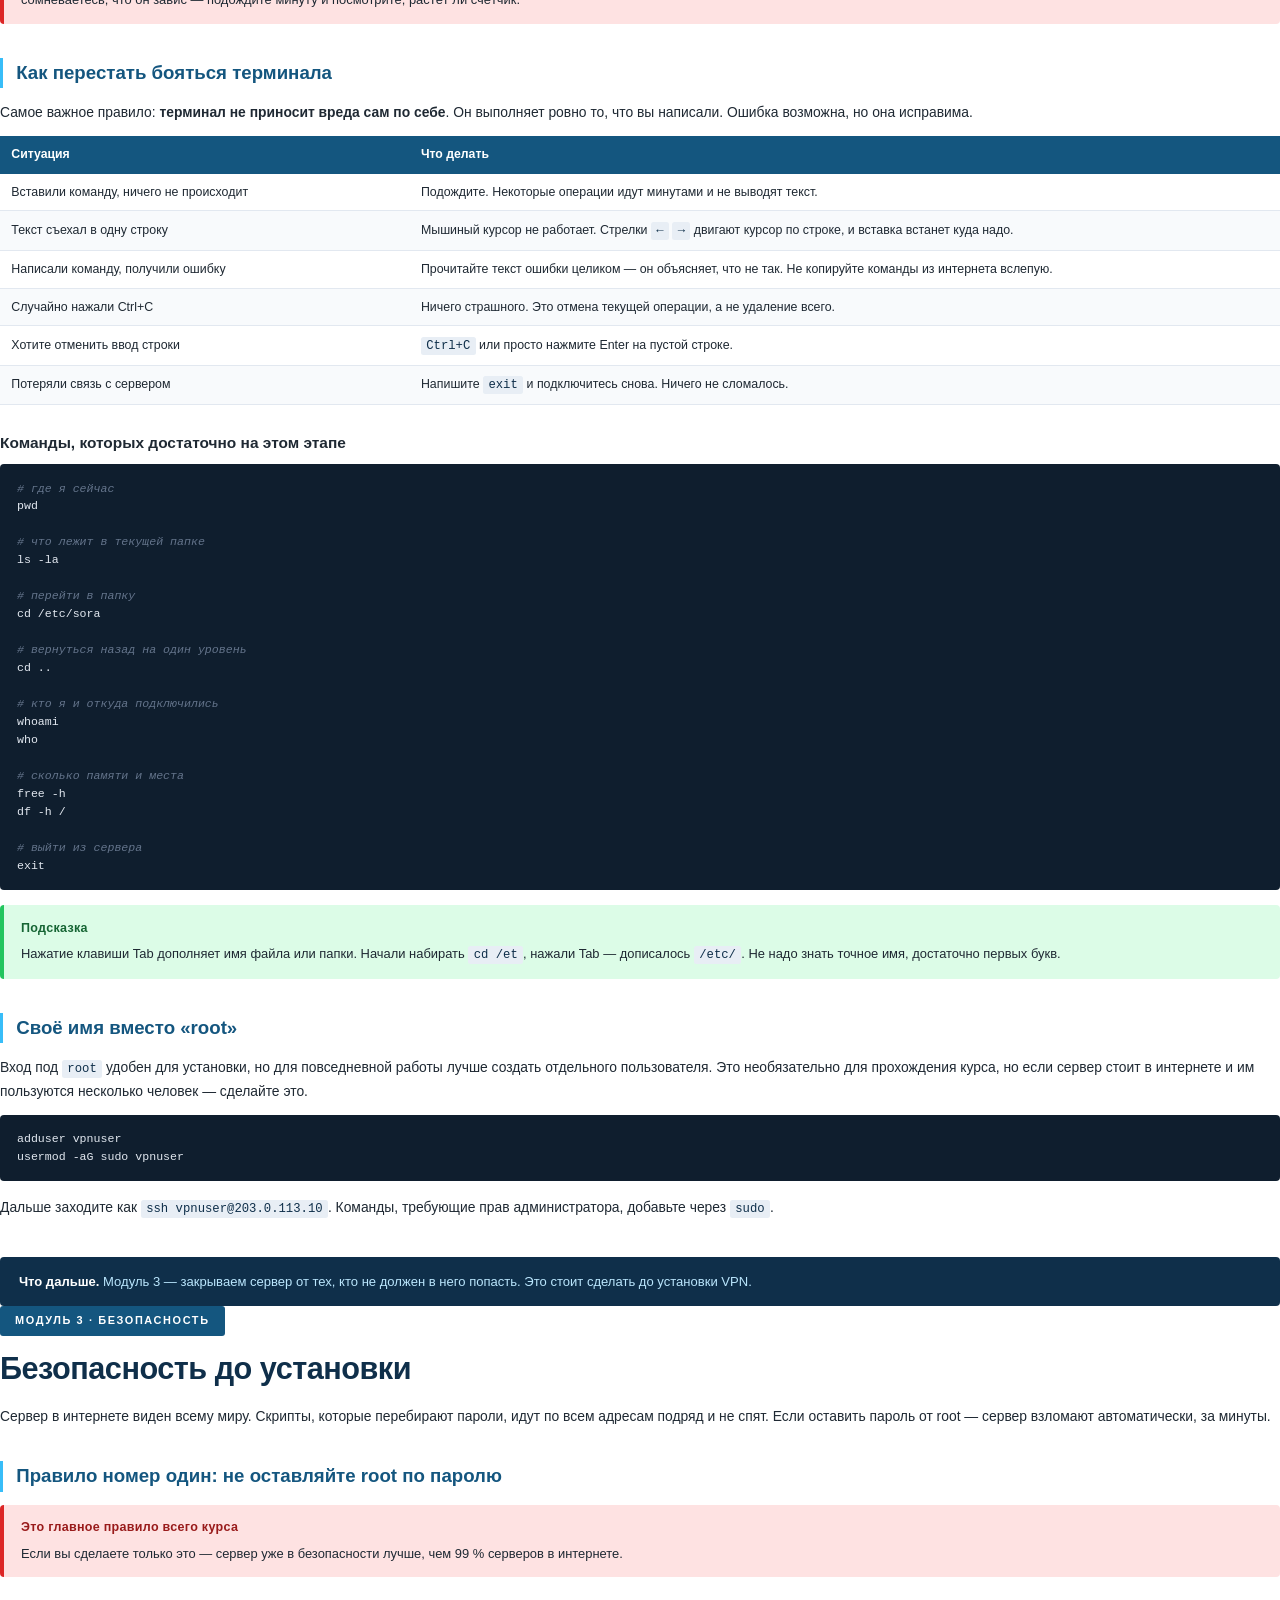
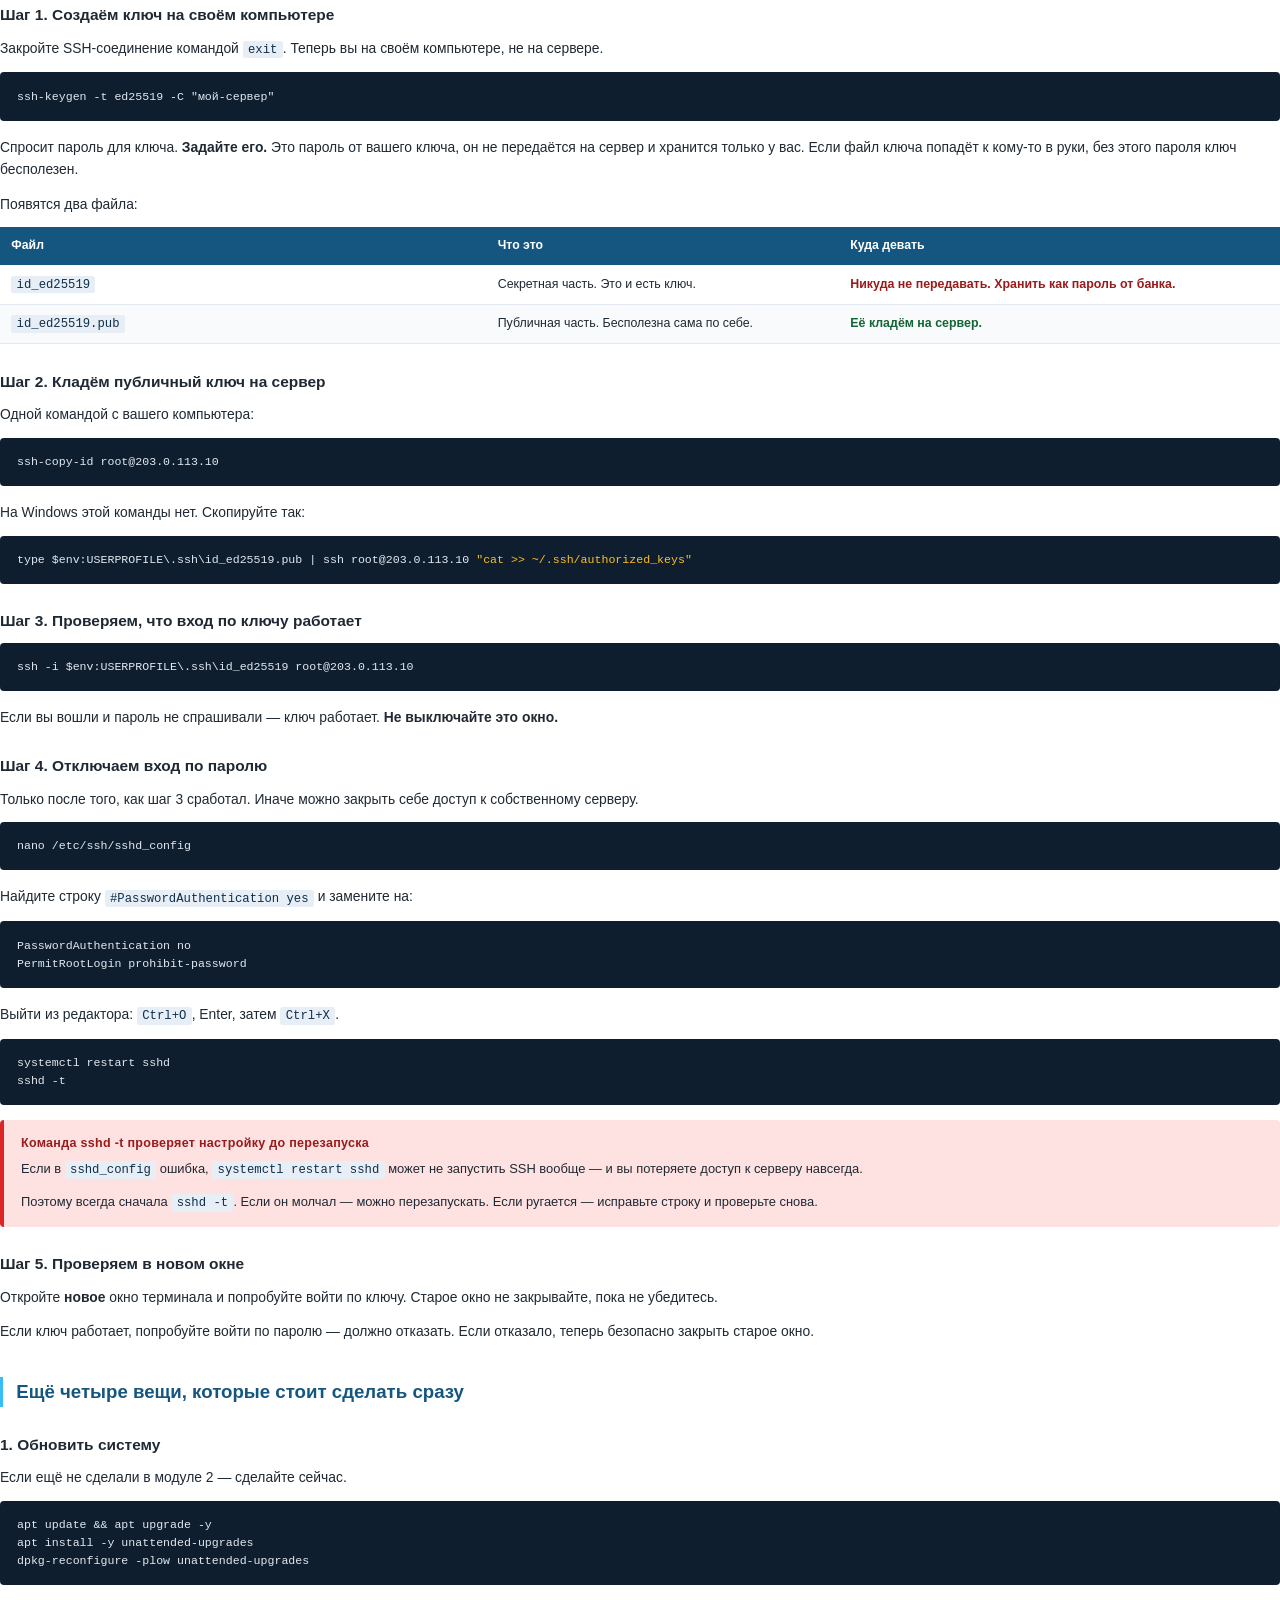
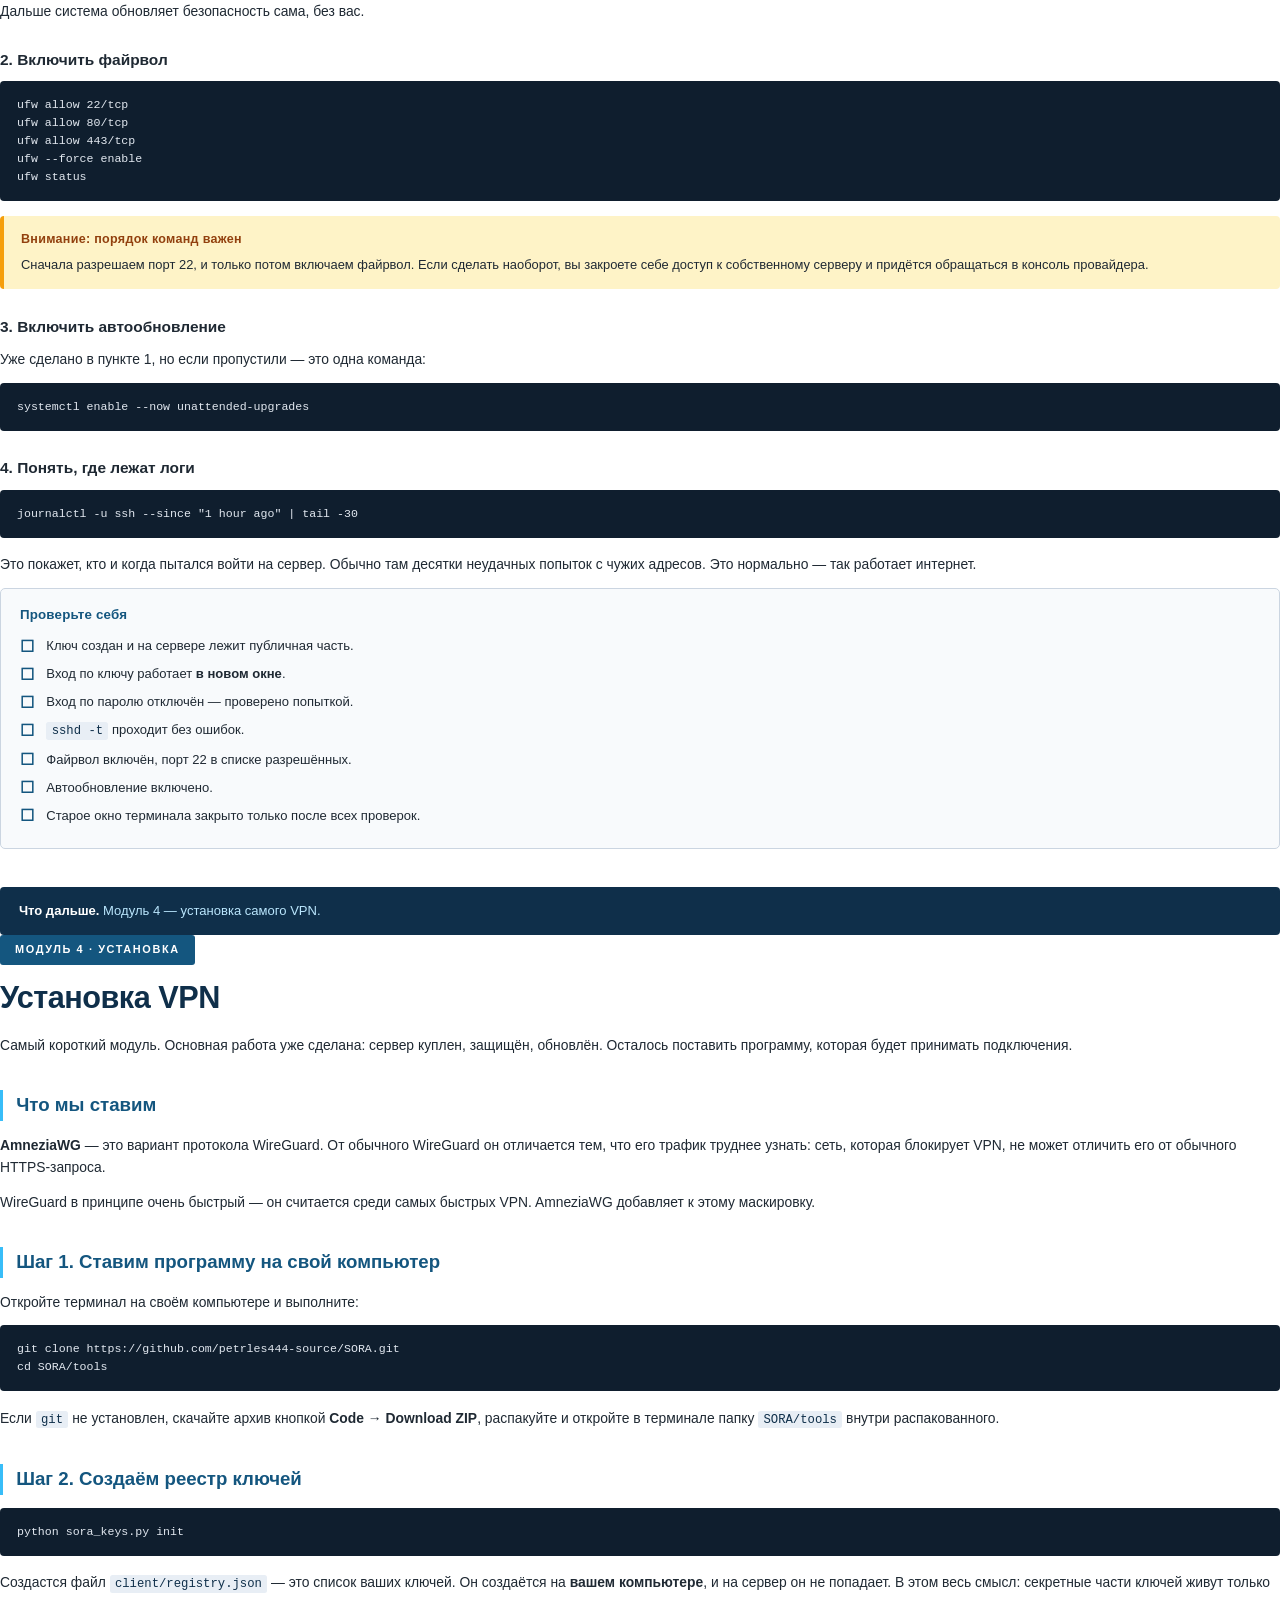
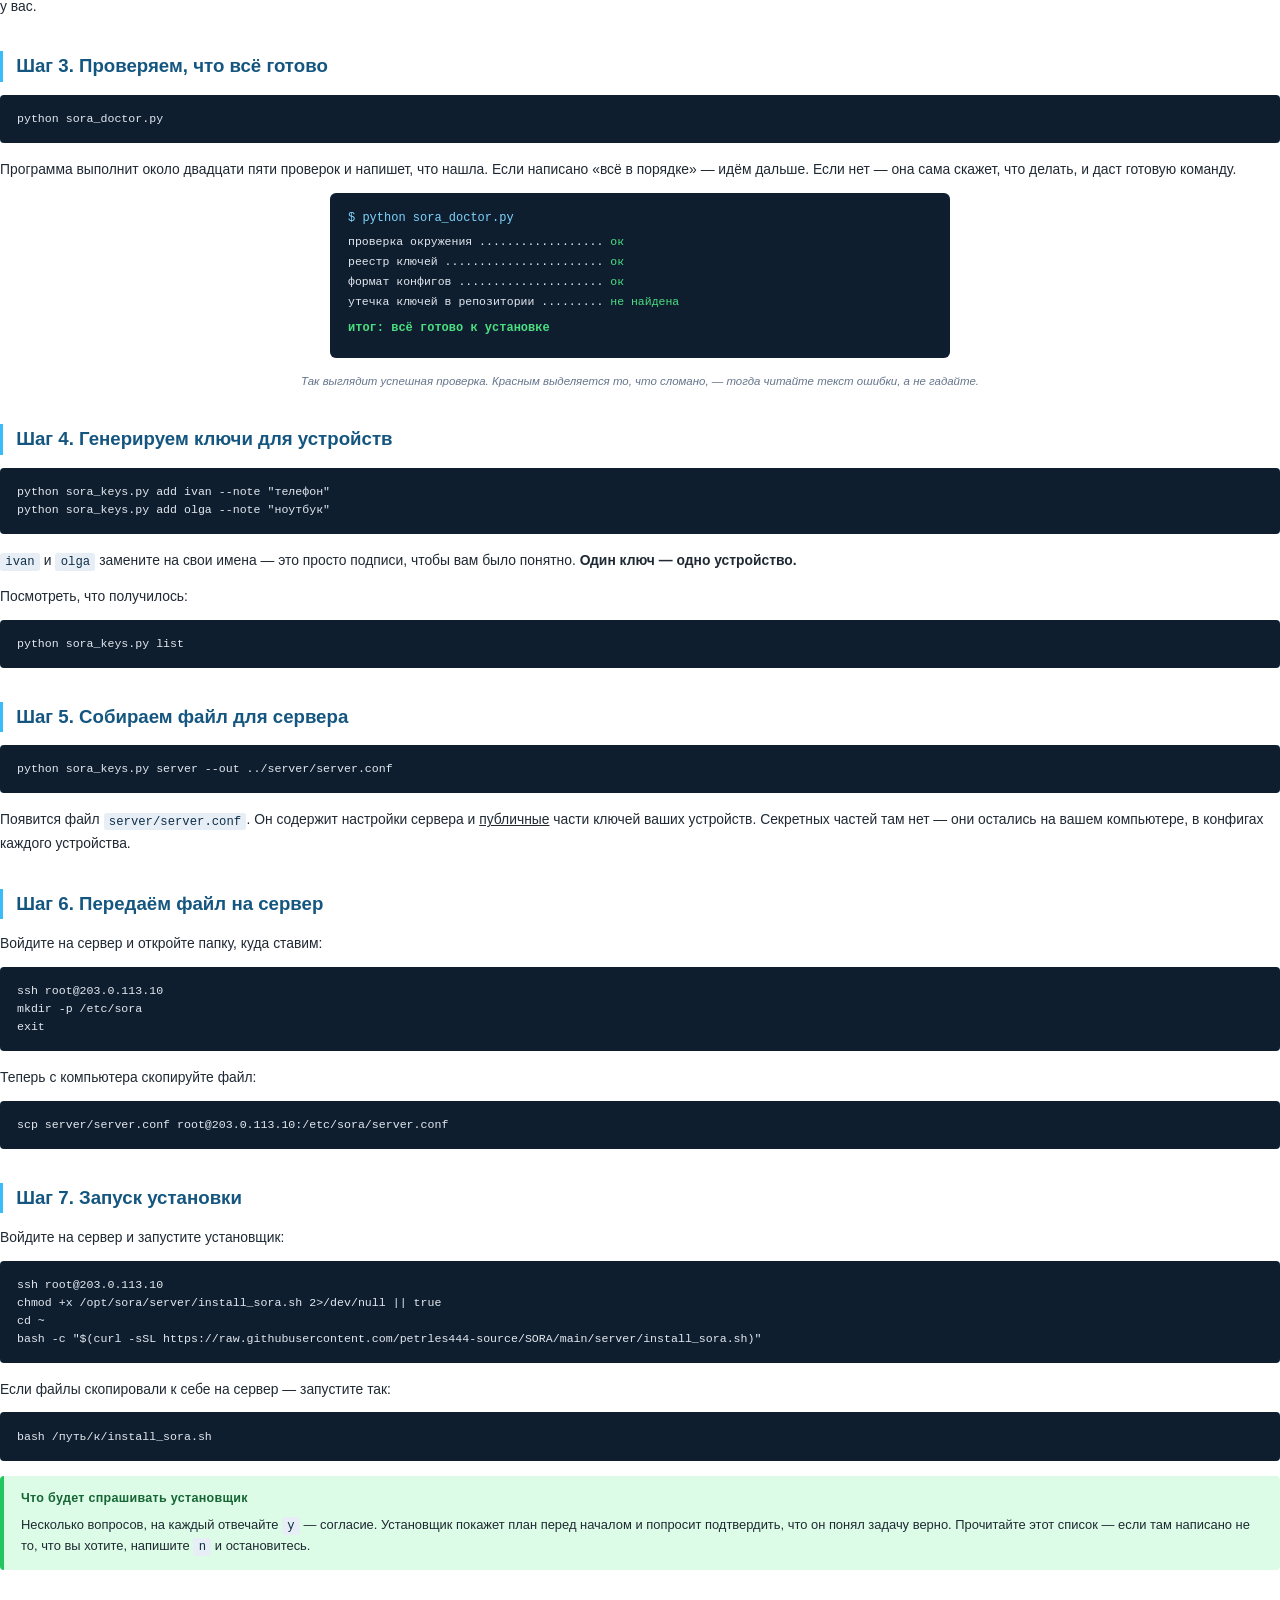
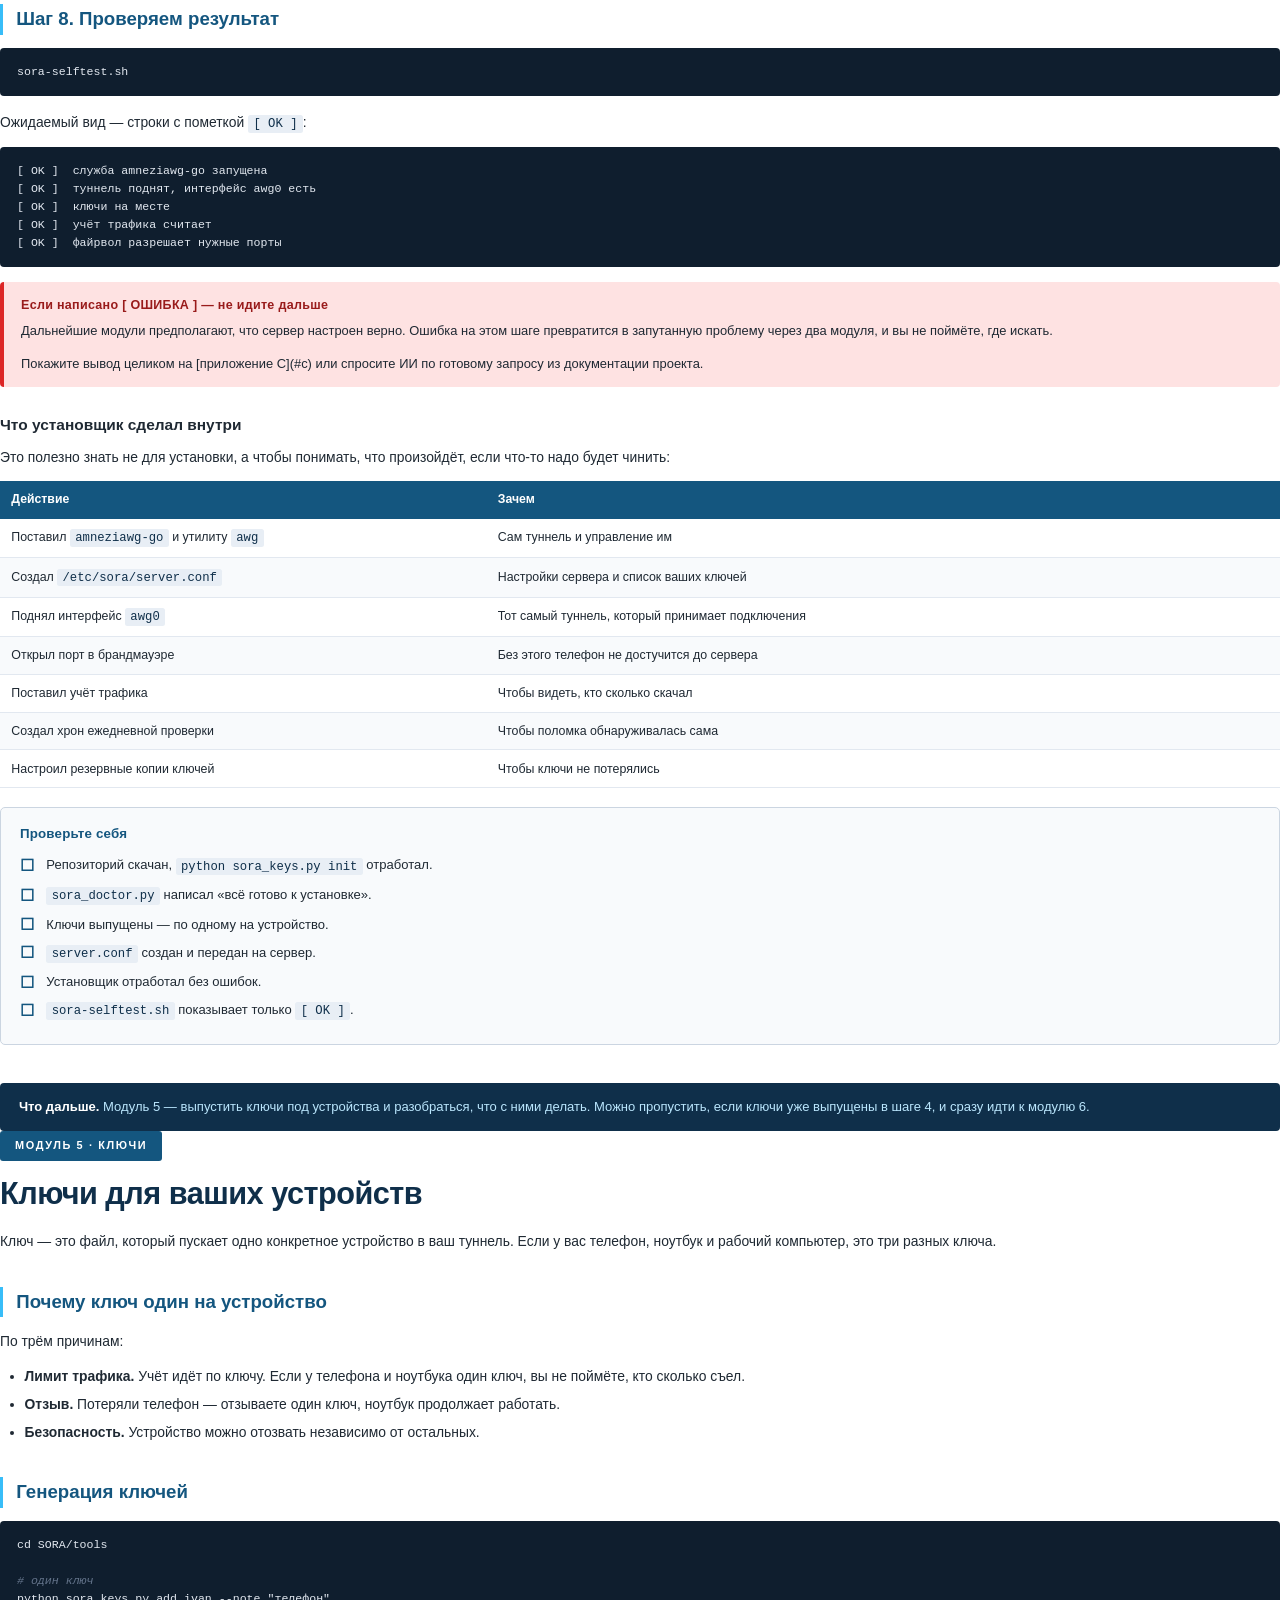
<file: курс/курс.html>
<!DOCTYPE html>
<html lang="ru">
<head>
<meta charset="utf-8">
<title>Свой VPN на своём сервере — практический курс</title>
<style>
@page {
  size: A4;
  margin: 20mm 16mm 18mm 16mm;
  @bottom-center {
    content: counter(page);
    font-family: -apple-system, "Segoe UI", Roboto, sans-serif;
    font-size: 8.5pt;
    color: #94a3b8;
  }
}

* { box-sizing: border-box; }

html { -webkit-print-color-adjust: exact; print-color-adjust: exact; }

body {
  font-family: -apple-system, "Segoe UI", Roboto, "Helvetica Neue", Arial, sans-serif;
  font-size: 10.4pt;
  line-height: 1.62;
  color: #1f2933;
  margin: 0;
  padding: 0;
  hyphens: auto;
}

/* ---------- Обложка ---------- */
.cover {
  height: 247mm;
  display: flex;
  flex-direction: column;
  justify-content: center;
  page-break-after: always;
  background: linear-gradient(160deg, #0f2f4a 0%, #14567f 55%, #1a7fa8 100%);
  color: #fff;
  margin: -20mm -16mm -18mm -16mm;
  padding: 30mm 22mm;
  position: relative;
  overflow: hidden;
}
.cover::after {
  content: "";
  position: absolute;
  right: -60mm; bottom: -70mm;
  width: 190mm; height: 190mm;
  border-radius: 50%;
  background: rgba(255,255,255,0.055);
}
.cover-kicker {
  font-size: 9pt; letter-spacing: 3.2px; text-transform: uppercase;
  color: #7dd3fc; font-weight: 700; margin-bottom: 14mm;
}
.cover h1 {
  font-size: 33pt; line-height: 1.12; margin: 0 0 7mm;
  font-weight: 800; letter-spacing: -0.8px;
}
.cover .sub {
  font-size: 13pt; color: #bae6fd; line-height: 1.5;
  max-width: 128mm; margin-bottom: 14mm;
}
.cover-rule { width: 42mm; height: 3px; background: #38bdf8; margin-bottom: 12mm; }
.cover-facts {
  display: flex; gap: 12mm; flex-wrap: wrap;
  font-size: 10pt; color: #e0f2fe;
}
.cover-facts b { color: #fff; font-weight: 700; }
.cover-foot {
  position: absolute; bottom: 26mm; left: 22mm;
  font-size: 8.6pt; color: #94c9e8;
}

/* ---------- Страница содержания ---------- */
.toc { page-break-after: always; }
h2.toc-title {
  font-size: 19pt; margin: 0 0 7mm; color: #0f2f4a;
  border-bottom: 2.5px solid #14567f; padding-bottom: 3mm; font-weight: 800;
}
.toc-list { list-style: none; padding: 0; margin: 0; counter-reset: toc; }
.toc-list > li {
  counter-increment: toc;
  margin-bottom: 3.6mm; padding-bottom: 3.2mm;
  border-bottom: 1px dotted #cbd5e1;
  font-size: 10.6pt;
}
.toc-list > li > b { color: #14567f; }
.toc-sub { list-style: none; padding: 0; margin: 1.8mm 0 0 0; }
.toc-sub li { font-size: 9.4pt; color: #64748b; padding: 0.7mm 0; }
.toc-sub li::before { content: "— "; color: #cbd5e1; }

/* ---------- Модули ---------- */
.module { page-break-before: always; }
.module-tag {
  display: inline-block; background: #14567f; color: #fff;
  font-size: 8.2pt; font-weight: 700; letter-spacing: 1.6px;
  text-transform: uppercase; padding: 1.6mm 4mm; border-radius: 3px;
  margin-bottom: 4mm;
}
h1.mt {
  font-size: 23pt; line-height: 1.15; margin: 0 0 5mm;
  color: #0f2f4a; font-weight: 800; letter-spacing: -0.5px;
}
h2 {
  font-size: 14pt; color: #14567f; margin: 9mm 0 3.5mm;
  font-weight: 700; padding-left: 3.5mm;
  border-left: 3.5px solid #38bdf8;
  page-break-after: avoid;
}
h3 {
  font-size: 11.6pt; color: #1f2933; margin: 6.5mm 0 2.5mm;
  font-weight: 700; page-break-after: avoid;
}
h4 { font-size: 10.4pt; color: #475569; margin: 4.5mm 0 2mm; font-weight: 700; }
p { margin: 0 0 3.2mm; }
ul, ol { margin: 0 0 3.5mm; padding-left: 6.5mm; }
li { margin-bottom: 1.5mm; }
strong { color: #0f2f4a; }

/* ---------- Код ---------- */
pre {
  background: #0f1e2e; color: #e2e8f0;
  padding: 4mm 4.5mm; border-radius: 4px;
  font-family: "SF Mono", Consolas, "Cascadia Code", Menlo, monospace;
  font-size: 8.7pt; line-height: 1.55;
  overflow: hidden; page-break-inside: avoid;
  margin: 0 0 4mm;
}
pre code { background: none; color: inherit; padding: 0; font-size: inherit; }
code {
  font-family: "SF Mono", Consolas, Menlo, monospace;
  background: #e8eef5; color: #0f2f4a;
  padding: 0.5mm 1.4mm; border-radius: 2.5px; font-size: 9.2pt;
}
pre code { background: none; padding: 0; color: inherit; }
.cm { color: #64748b; font-style: italic; }
.pr { color: #7dd3fc; }
.fl { color: #fbbf24; }

/* ---------- Врезки ---------- */
.box {
  padding: 3.6mm 4.5mm; margin: 0 0 4.5mm;
  border-radius: 4px; font-size: 9.7pt; line-height: 1.55;
  page-break-inside: avoid;
}
.box p:last-child, .box ul:last-child { margin-bottom: 0; }
.box b { display: block; margin-bottom: 1.6mm; font-size: 9.4pt; letter-spacing: 0.3px; }
.warn { background: #fef3c7; border-left: 4px solid #f59e0b; }
.warn b { color: #92400e; }
.danger { background: #fee2e2; border-left: 4px solid #dc2626; }
.danger b { color: #991b1b; }
.tip { background: #dcfce7; border-left: 4px solid #22c55e; }
.tip b { color: #166534; }
.idea { background: #dbeafe; border-left: 4px solid #3b82f6; }
.idea b { color: #1e40af; }

/* ---------- Таблицы ---------- */
table {
  width: 100%; border-collapse: collapse; margin: 0 0 5mm;
  font-size: 9.3pt; page-break-inside: avoid;
}
th {
  background: #14567f; color: #fff; text-align: left;
  padding: 2.4mm 3mm; font-weight: 600; font-size: 9.2pt;
}
td { padding: 2.2mm 3mm; border-bottom: 1px solid #e2e8f0; vertical-align: top; }
tr:nth-child(even) td { background: #f8fafc; }
td.c, th.c { text-align: center; }
.yes { color: #166534; font-weight: 700; }
.no  { color: #991b1b; font-weight: 700; }

/* ---------- Проверка ---------- */
.check {
  background: #f8fafc; border: 1.5px solid #cbd5e1; border-radius: 5px;
  padding: 4mm 5mm; margin: 0 0 5mm; page-break-inside: avoid;
}
.check-t {
  font-weight: 800; color: #14567f; font-size: 10pt;
  margin-bottom: 2.6mm; letter-spacing: 0.2px;
}
.check ul { list-style: none; padding: 0; margin: 0; }
.check li {
  padding-left: 7mm; position: relative; margin-bottom: 1.8mm; font-size: 9.8pt;
}
.check li::before {
  content: "☐"; position: absolute; left: 0; top: -0.4mm;
  font-size: 12pt; color: #14567f; font-weight: 700;
}

/* ---------- Схемы ---------- */
figure {
  margin: 0 0 5mm; text-align: center; page-break-inside: avoid;
}
figure svg { max-width: 100%; height: auto; }
figcaption {
  font-size: 8.6pt; color: #64748b; margin-top: 2mm; font-style: italic;
}

/* ---------- Конец модуля ---------- */
.end {
  margin-top: 10mm; padding: 3.6mm 5mm;
  background: #0f2f4a; color: #bae6fd;
  border-radius: 4px; font-size: 9.8pt;
}
.end b { color: #fff; }

.appx { page-break-before: always; }
hr { border: none; border-top: 1px solid #e2e8f0; margin: 7mm 0; }

.footnote { font-size: 8.6pt; color: #64748b; }
</style>
</head>
<body>

<!-- ============ ОБЛОЖКА ============ -->
<div class="cover">
  <div class="cover-kicker">Практический курс · бесплатно</div>
  <h1>Свой VPN<br>на своём сервере</h1>
  <div class="cover-rule"></div>
  <div class="sub">
    От нуля до работающего туннеля на телефоне и ноутбуке.
    Без теории, без терминов, без «просто скопируй и надежься».
    Каждая команда объяснена, каждая ошибка описана заранее.
  </div>
  <div class="cover-facts">
    <span><b>10 модулей</b></span>
    <span><b>~2 часа</b></span>
    <span><b>от 128 ₽/мес</b></span>
    <span><b>без регистрации</b></span>
  </div>
  <div class="cover-foot">
    Версия 1.0 · 17 октября 2026<br>
    Материал можно свободно копировать и перепечатывать
  </div>
</div>

<!-- ============ СОДЕРЖАНИЕ ============ -->
<div class="toc">
  <h2 class="toc-title">Содержание</h2>
  <ol class="toc-list">
    <li><b>Модуль 0. Что вы получите и зачем</b>
      <ul class="toc-sub">
        <li>Что такое VPN простыми словами</li>
        <li>Три причины поднять свой, а не взять чужой</li>
        <li>Честный список того, что это <u>не</u> даёт</li>
      </ul>
    </li>
    <li><b>Модуль 1. Подготовка</b>
      <ul class="toc-sub">
        <li>Что такое VPS и почему этого достаточно</li>
        <li>Как выбрать провайдера: 8 признаков нормального</li>
        <li>Сколько это стоит на самом деле</li>
        <li>Что нужно на своём компьютере</li>
      </ul>
    </li>
    <li><b>Модуль 2. Первый вход на сервер</b>
      <ul class="toc-sub">
        <li>Что такое SSH и как им пользоваться</li>
        <li>Первое, что делать после входа: обновить систему</li>
        <li>Как перестать бояться терминала</li>
      </ul>
    </li>
    <li><b>Модуль 3. Безопасность до установки</b>
      <ul class="toc-sub">
        <li>Почему пароль от сервера надо менять сразу</li>
        <li>Ключ вместо пароля: как сделать и как проверить</li>
        <li>Пять вещей, которые делают сервер открытым</li>
      </ul>
    </li>
    <li><b>Модуль 4. Установка VPN</b>
      <ul class="toc-sub">
        <li>Одна команда на весь сервер</li>
        <li>Что установщик делает внутри</li>
        <li>Как понять, что всё встало правильно</li>
      </ul>
    </li>
    <li><b>Модуль 5. Ключи для ваших устройств</b>
      <ul class="toc-sub">
        <li>Что такое ключ и почему он один на устройство</li>
        <li>Генерация ключей</li>
        <li>Как отозвать ключ, который больше не нужен</li>
      </ul>
    </li>
    <li><b>Модуль 6. Подключение первого устройства</b>
      <ul class="toc-sub">
        <li>Установка приложения</li>
        <li>Перенос конфига на телефон</li>
        <li>Три проверки, что туннель пошёл</li>
      </ul>
    </li>
    <li><b>Модуль 7. Настройка исключений</b>
      <ul class="toc-sub">
        <li>Почему банк не открывается и что с этим делать</li>
        <li>Как российский трафик пустить мимо туннеля</li>
        <li>Как проверить, что настройка сработала</li>
      </ul>
    </li>
    <li><b>Модуль 8. Учёт трафика и лимиты</b>
      <ul class="toc-sub">
        <li>Кто сколько скачал</li>
        <li>Как поставить лимит человеку</li>
        <li>Что делать, если кто-то съел весь канал</li>
      </ul>
    </li>
    <li><b>Модуль 9. Обслуживание</b>
      <ul class="toc-sub">
        <li>Что проверять и как часто</li>
        <li>Резервные копии ключей</li>
        <li>Обновление и откат</li>
      </ul>
    </li>
    <li><b>Модуль 10. Бонус: прокси для Telegram</b>
      <ul class="toc-sub">
        <li>Зачем это нужно и как получить продвижение</li>
        <li>Установка MTProto</li>
        <li>Чего ожидать, а чего нет</li>
      </ul>
    </li>
    <li><b>Приложения</b>
      <ul class="toc-sub">
        <li>Словарик терминов</li>
        <li>Шпаргалка команд</li>
        <li>Таблица ошибок и что делать</li>
      </ul>
    </li>
  </ol>
</div>

<!-- ============ МОДУЛЬ 0 ============ -->
<div class="module">
  <span class="module-tag">Модуль 0 · введение</span>
  <h1 class="mt">Что вы получите и зачем</h1>

  <p>Этот курс приводит вас от нуля до работающего VPN на ваших
  устройствах. Не «прочитайте и поймёте принцип», а «сделали и оно
  работает». Каждый шаг проверяется, и для каждой команды написано, как
  понять, что она отработала.</p>

  <p>Слово «свой» тут ключевое. Речь не про то, чтобы настроить VPN у
  провайдера — такой сервис уже есть и он бесплатный. Речь про то, чтобы
  поднять VPN на сервере, который принадлежит вам, и ключи от которого
  знаете только вы.</p>

  <h2>Что такое VPN простыми словами</h2>

  <p>Представьте, что вы идёте по улице, и на каждом перекрёстке кто-то
  смотрит, куда вы повернули и с кем разговариваете по телефону.</p>

  <p>VPN — это туннель. Ваш трафик уходит по нему в сторону вашего
  сервера, там заворачивается в пакет и идёт дальше уже с адреса сервера.
  Смотреть в этот туннель может только тот, у кого есть ключ от него, — а
  ключ есть только у вас.</p>

  <p>Сайт, который вы открываете, видит адрес вашего сервера, а не ваш
  домашний. Это всё, что делает VPN в базовом смысле.</p>

  <figure>
    <svg viewBox="0 0 640 150" width="640" xmlns="http://www.w3.org/2000/svg" font-family="-apple-system,Segoe UI,Roboto,sans-serif">
      <rect x="10" y="30" width="120" height="60" rx="7" fill="#dcfce7" stroke="#22c55e" stroke-width="2"/>
      <text x="70" y="55" font-size="12" font-weight="700" text-anchor="middle" fill="#14532d">Ваш телефон</text>
      <text x="70" y="72" font-size="10" text-anchor="middle" fill="#166534">адрес: домашний</text>
      <rect x="260" y="30" width="120" height="60" rx="7" fill="#dbeafe" stroke="#3b82f6" stroke-width="2"/>
      <text x="320" y="55" font-size="12" font-weight="700" text-anchor="middle" fill="#1e3a8a">Ваш сервер</text>
      <text x="320" y="72" font-size="10" text-anchor="middle" fill="#1e40af">адрес: серверный</text>
      <rect x="510" y="30" width="120" height="60" rx="7" fill="#f1f5f9" stroke="#94a3b8" stroke-width="2"/>
      <text x="570" y="55" font-size="12" font-weight="700" text-anchor="middle" fill="#334155">Сайт</text>
      <text x="570" y="72" font-size="10" text-anchor="middle" fill="#475569">видит: серверный</text>
      <path d="M130 50 L255 50" stroke="#166534" stroke-width="2.5" marker-end="url(#a1)"/>
      <path d="M510 75 L385 75" stroke="#475569" stroke-width="2.5" marker-end="url(#a2)"/>
      <defs>
        <marker id="a1" markerWidth="9" markerHeight="9" refX="8" refY="3" orient="auto"><path d="M0,0 L0,6 L8,3 z" fill="#166534"/></marker>
        <marker id="a2" markerWidth="9" markerHeight="9" refX="8" refY="3" orient="auto"><path d="M0,0 L0,6 L8,3 z" fill="#475569"/></marker>
      </defs>
      <text x="192" y="42" font-size="10" text-anchor="middle" fill="#166534" font-weight="600">шифр</text>
      <text x="192" y="66" font-size="9" text-anchor="middle" fill="#64748b">зашифровано</text>
      <text x="448" y="92" font-size="9" text-anchor="middle" fill="#64748b">обычный HTTPS</text>
    </svg>
    <figcaption>Слева — ваш телефон, в середине — сервер, справа — любой сайт.
    Между телефоном и сервером трафик зашифрован.</figcaption>
  </figure>

  <h2>Три причины поднять свой, а не взять чужой</h2>

  <h3>Причина 1. Общий адрес</h3>
  <p>Бесплатные VPN-сервисы дают адрес, общий для всех, кто ими пользуется.
  Миллионы людей выходят в интернет с одного и того же адреса. Сайты
  видят это и реагируют: показывают капчу, режут скорость, отказывают в
  доступе.</p>
  <p>Ваш сервер — это ваш адрес. Он принадлежит вам, и на нём сидите
  только вы и те, кого вы пустили.</p>

  <h3>Причина 2. В чьём-то чужом сервере</h3>
  <p>Если вы пользуетесь чужим VPN, ваш весь трафик идёт через чужое
  железо и чужие руки. Владелец этого сервера технически может видеть,
  куда вы ходите. Он не обязан этим заниматься — так же, как оператор связи
  не обязан читать ваши письма. Но возможность у него есть.</p>
  <p>Своим сервером вы эту возможность убираете. Владелец — вы.</p>

  <h3>Причина 3. Скорость и лимиты</h3>
  <p>У бесплатных сервисов лимиты идут на всех: один человек скачал много —
  страдают остальные. Или вам дают 5 ГБ, и дальше скорость режется до
  неприличной.</p>
  <p>На своём сервере лимит ставите вы, и он касается только ваших людей.
  Больше 128 ₽ в месяц это не стоит.</p>

  <h2>Честный список того, что это <u>не</u> даёт</h2>

  <div class="box danger">
    <b>Прочитайте это, прежде чем читать дальше</b>
    <p>Здесь перечислено то, что не сработает. Потом удивляться не
    придётся.</p>
  </div>

  <table>
    <thead><tr><th style="width:42%">Чего ждать</th><th>Что будет на самом деле</th></tr></thead>
    <tbody>
      <tr><td>Через VPN откроется ваш банк</td>
          <td class="no">Нет. Банк увидит адрес из другой страны и не установит соединение. Это свойство любого зарубежного адреса. Решение — <b>модуль 7</b>.</td></tr>
      <tr><td>Ваш провайдер ничего не увидит</td>
          <td class="no">Увидит. Он видит факт соединения с вашим сервером и объём. Что именно вы передаёте внутри — нет. Но сам факт подключения виден.</td></tr>
      <tr><td>Это полная анонимность</td>
          <td class="no">Нет. Сайт видит ваш серверный адрес и запоминает вас по нему. Полной анонимности в интернете не бывает.</td></tr>
      <tr><td>Через VPN нельзя спалить себя</td>
          <td class="no">Можно. Сайт, который видел вас с домашнего адреса, увидит вас с адреса сервера и поймёт, что это вы.</td></tr>
      <tr><td>Это бесплатно</td>
          <td class="yes">Да, от 128 ₽ в месяц за сервер. Это самая маленькая статья расходов.</td></tr>
      <tr><td>Нужно уметь работать с серверами</td>
          <td class="yes">Нет. Этот курс рассчитан на человека, который открыл терминал первый раз. Все команды даны текстом.</td></tr>
    </tbody>
  </table>

  <div class="box idea">
    <b>Кому это особенно пригодится</b>
    <ul>
      <li>Фрилансеру, которому нужен Upwork, Fiverr или зарубежный
          маркетплейс, а не открывается.</li>
      <li>Человеку, который устал от четырёх разных программ и забытых
          паролей к ним.</li>
      <li>Семье, где интернет нужен двоим-троим с разных устройств, а
          покупать подписку на каждый — дорого.</li>
      <li>Тому, кому не нравится, когда его трафик смотрят другие.</li>
    </ul>
  </div>

  <div class="end">
    <b>Что дальше.</b> Модуль 1 — про покупку сервера. Если сервер у вас уже
    есть, переходите к модулю 2.
  </div>
</div>

<!-- ============ МОДУЛЬ 1 ============ -->
<div class="module">
  <span class="module-tag">Модуль 1 · подготовка</span>
  <h1 class="mt">Подготовка</h1>

  <p>Этот модуль про то, что купить и что поставить на свой компьютер
  до начала работы. Ничего сложного, но пропускать не стоит: половина
  будущих ошибок рождается здесь.</p>

  <h2>Что такое VPS и почему этого достаточно</h2>

  <p><b>VPS</b> — это виртуальный сервер. Физически он живёт в дата-центре
  на чужом железе, но вам выделяется отдельная вирту��льная машина: своя
  операционная система, своя память, своя файловая система. Соседей вы не
  видите и они вас не видят.</p>

  <p>Для VPN этого достаточно. Нужен компьютер, который работает всегда,
  имеет стабильный адрес в интернете и умеет принимать соединения. VPS
  умеет.</p>

  <h3>Какая операционная система</h3>
  <p><b>Ubuntu</b> или <b>Debian</b>. Это 90 % всех примеров в интернете и
  именно под них написаны все инструкции. Если провайдер предлагает
  выбрать — берите Ubuntu 22.04 или новее.</p>

  <h3>Сколько ресурсов нужно</h3>
  <table>
    <thead><tr><th>Параметр</th><th class="c">Минимум</th><th class="c">Комфортно</th><th>Что это значит</th></tr></thead>
    <tbody>
      <tr><td>Оперативная память</td><td class="c">512 МБ</td><td class="c">1–2 ГБ</td>
          <td>VPN сам по себе ест мало. Запас нужен на саму систему.</td></tr>
      <tr><td>Диск</td><td class="c">10 ГБ</td><td class="c">20 ГБ</td>
          <td>Система 3–5 ГБ, остальное — логи и запас.</td></tr>
      <tr><td>Трафик</td><td class="c">безлимит</td><td class="c">безлимит</td>
          <td>Считается не ваш трафик, а трафик до сервера.</td></tr>
      <tr><td>Процессоров</td><td class="c">1</td><td class="c">1–2</td>
          <td>Больше не нужно ни при каком числе людей.</td></tr>
    </tbody>
  </table>

  <div class="box tip">
    <b>Проверка перед покупкой</b>
    <p>Прямо в описании тарифа ищите три слова: <b>«безлимитный трафик»</b>,
    <b>«Linux»</b> в списке ОС и <b>«виртуальный»</b> (VPS) вместо
    «dedicated» или «shared hosting». Если провайдер пишет про «хостинг
    сайтов» — это другое, вам не подойдёт.</p>
  </div>

  <h2>Как выбрать провайдера: 8 признаков нормального</h2>

  <table>
    <thead><tr><th class="c" style="width:8%">№</th><th style="width:46%">Признак</th><th>Почему важно</th></tr></thead>
    <tbody>
      <tr><td class="c">1</td><td>Можно выбрать IPv4-адрес</td>
          <td>Без него клиент VPN не подключится. Некоторые дешёвые тарифы дают только IPv6.</td></tr>
      <tr><td class="c">2</td><td>Трафик «безлимит» или от 5 ТБ</td>
          <td>Через VPN уходит всё, что вы делаете. Лимит 100 ГБ закончится за несколько дней.</td></tr>
      <tr><td class="c">3</td><td>Оплата картой или криптой, без карты из РФ</td>
          <td>Российские карты на зарубежные сервисы не проходят. Крипта или карта иностранного банка — надёжнее.</td></tr>
      <tr><td class="c">4</td><td>Поддержка отвечает в течение часа</td>
          <td>Первый вопрос «не открывается» вы напишете сразу. Мёртвая поддержка равна потере денег.</td></tr>
      <tr><td class="c">5</td><td>Есть тестовый период или возврат</td>
          <td>Позволяет проверить, что сервер вообще работает, до того как вы за ним закрепитесь.</td></tr>
      <tr><td class="c">6</td><td>Пинг до России меньше 30 мс</td>
          <td>Больше 50 мс — и видеозвонки будут рваться. Пингуйте из своего города до покупки.</td></tr>
      <tr><td class="c">7</td><td>Не самый дешёвый тариф</td>
          <td>Самый дешёвый тариф у дешёвых провайдеров часто обслуживается хуже всего.</td></tr>
      <tr><td class="c">8</td><td>Можно перенести на другой тариф</td>
          <td>Понадобится больше памяти или быстрее канал.</td></tr>
    </tbody>
  </table>

  <h2>Сколько это стоит на самом деле</h2>

  <p>Цена зависит от региона и провайдера. Ниже — порядок величины, а не
  предложение конкретной фирмы: провайдеры меняются и цены у них
  разные.</p>

  <table>
    <thead><tr><th>Уровень</th><th class="c">Цена в месяц</th><th>Что получаете</th><th>На кого</th></tr></thead>
    <tbody>
      <tr><td>Минимум</td><td class="c">~128 ₽</td><td>1 ГБ RAM, безлимит, один IPv4</td>
          <td>Один человек, два-три устройства</td></tr>
      <tr><td>Комфорт</td><td class="c">250–400 ₽</td><td>2 ГБ RAM, быстрее канал</td>
          <td>Семья, пять и больше устройств</td></tr>
      <tr><td>С запасом</td><td class="c">500–800 ₽</td><td>4 ГБ RAM, всё то же плюс запас на рост</td>
          <td>Если планируете пускать через сервер ещё и прокси</td></tr>
    </tbody>
  </table>

  <div class="box tip">
    <b>Сколько платить вперёд</b>
    <p>Берите помесячно, а не сразу на год. Месяц — это время убедиться, что
    всё работает и что вам это подходит. Если через месяц поймёте, что не
    подходит, потеряете одну сумму, а не двенадцать.</p>
  </div>

  <h2>Что нужно на своём компьютере</h2>

  <table>
    <thead><tr><th style="width:26%">Программа</th><th style="width:34%">Зачем</th><th>Как поставить</th></tr></thead>
    <tbody>
      <tr><td><b>Терминал</b></td><td>Ввод команд. Всё остальное делается в нём.</td>
          <td>Windows: <code>Win + R</code> → <code>powershell</code> → Enter.
              macOS: «Терминал» из списка программ. Linux: <code>Ctrl+Alt+T</code>.</td></tr>
      <tr><td><b>Python 3.8+</b></td><td>Генерация ключей и проверки.</td>
          <td>[python.org](https://python.org). На Windows при установке
              <b>обязательно</b> поставьте галочку «Add Python to PATH».</td></tr>
      <tr><td><b>Git</b></td><td>Скачать проект. Можно обойтись и без него — см. ниже.</td>
          <td>[git-scm.com/downloads](https://git-scm.com/downloads).
              Если не хотите — скачайте ZIP кнопкой «Code → Download ZIP».</td></tr>
      <tr><td><b>AmneziaVPN</b></td><td>Клиент на телефоне и ноутбуке.</td>
          <td>App Store или Google Play.</td></tr>
    </tbody>
  </table>

  <div class="box warn">
    <b>Самая частая ошибка на этом шаге</b>
    <p>На Windows при установке Python не поставлена галочка «Add Python to
    PATH». Потом в терминале вы вводите <code>python</code> и получаете
    «python не является внутренней или внешней командой». Решение —
    переустановить Python с этой галочкой, либо использовать команду
    <code>py</code> вместо <code>python</code>.</p>
  </div>

  <div class="check">
    <div class="check-t">Проверьте себя перед тем, как идти дальше</div>
    <ul>
      <li>Сервер куплен, тариф — VPS с безлимитным трафиком и IPv4.</li>
      <li>На сервере выбрана Ubuntu или Debian.</li>
      <li>Вам выдали <b>IP-адрес</b> (например, 203.0.113.10) и <b>логин</b> с <b>паролем</b>.</li>
      <li>Терминал открывается и не закрывается сам.</li>
      <li>Python установлен, команда <code>python --version</code> отвечает.</li>
      <li>AmneziaVPN установлен на телефон.</li>
    </ul>
  </div>

  <div class="end">
    <b>Что дальше.</b> Модуль 2 — первый вход на сервер. Если всё выше
    отмечено, переходите.
  </div>
</div>
<!-- ============ МОДУЛЬ 2 ============ -->
<div class="module">
  <span class="module-tag">Модуль 2 · первый вход</span>
  <h1 class="mt">Первый вход на сервер</h1>

  <p>Сейчас вы подключитесь к серверу и выполните первые команды. Ничего
  опасного здесь нет — наоборот, это самая простая часть всего курса.</p>

  <h2>Что такое SSH</h2>

  <p>SSH — это способ зайти на удалённый компьютер и работать с ним как с
  своим. Вы вводите команду у себя на компьютере, она выполняется там, на
  сервере, и результат возвращается к вам в терминал.</p>

  <p>Никакой отдельной программы не нужно: терминал умеет сам. Проверим.</p>

  <h2>Подключаемся</h2>

  <p>Откройте терминал и вставьте команду. Замените <code>203.0.113.10</code>
  на адрес вашего сервера.</p>

<pre><code><span class="cm"># Windows PowerShell и macOS/Linux одинаково</span>
ssh root@203.0.113.10</code></pre>

  <p>При первом подключении сервер спросит, доверять ли ему. Это нормально
  для первого раза. Напишите <code>yes</code> и нажмите Enter.</p>

  <p>Дальше сервер спросит пароль. Он <u>не покажется</u> при вводе — курсор
  просто не двигается. Это защита от подглядывания, а не зависание.
  Впишите пароль и нажмите Enter.</p>

  <div class="box warn">
    <b>Никогда не вставляйте пароль в команду текстом</b>
    <p>Если написать <code>ssh root@203.0.113.10 пароль</code>, то пароль
    сохранится в истории команд и в журнале на сервере. Сведитесь к
    простому <code>ssh root@адрес</code> и вводите пароль на запрос.</p>
  </div>

  <div class="check">
    <div class="check-t">Как понять, что вы внутри</div>
    <p>Вы увидите приглашение с именем сервера и адресом, похожее на:</p>
    <pre><code>root@server-01:~#</code></pre>
    <p>Знак <code>#</code> в конце означает, что вы вошли под администратором и
    можете делать что угодно с сервером.</p>
  </div>

  <h2>Первое действие: обновить систему</h2>

  <p>Сервер приходит с программами, которые на момент поставки были
  последними. За это время вышли обновления безопасности. Обновить —
  одна команда.</p>

<pre><code>apt update &amp;&amp; apt upgrade -y</code></pre>

  <p>Команда отработает за минуту-три. Много строк — это нормально, она
  скачивает и ставит обновления. В конце будет строка вроде
  <code>0 upgraded, 0 newly installed</code> — значит, всё уже свежее.</p>

  <div class="box danger">
    <b>Не прерывайте обновление</b>
    <p>Если закрыть терминал или нажать Ctrl+C посреди <code>apt upgrade</code>,
    пакетная база может остаться в промежуточном состоянии, и сервер
    начнёт вести себя странно. Пусть отработает до конца. Если сомневаетесь,
    что он завис — подождите минуту и посмотрите, растёт ли счётчик.</p>
  </div>

  <h2>Как перестать бояться терминала</h2>

  <p>Самое важное правило: <b>терминал не приносит вреда сам по себе</b>.
  Он выполняет ровно то, что вы написали. Ошибка возможна, но она
  исправима.</p>

  <table>
    <thead><tr><th style="width:32%">Ситуация</th><th>Что делать</th></tr></thead>
    <tbody>
      <tr><td>Вставили команду, ничего не происходит</td>
          <td>Подождите. Некоторые операции идут минутами и не выводят текст.</td></tr>
      <tr><td>Текст съехал в одну строку</td>
          <td>Мышиный курсор не работает. Стрелки <code>←</code> <code>→</code>
              двигают курсор по строке, и вставка встанет куда надо.</td></tr>
      <tr><td>Написали команду, получили ошибку</td>
          <td>Прочитайте текст ошибки целиком — он объясняет, что не так. Не
              копируйте команды из интернета вслепую.</td></tr>
      <tr><td>Случайно нажали Ctrl+C</td>
          <td>Ничего страшного. Это отмена текущей операции, а не удаление
              всего.</td></tr>
      <tr><td>Хотите отменить ввод строки</td>
          <td><code>Ctrl+C</code> или просто нажмите Enter на пустой строке.</td></tr>
      <tr><td>Потеряли связь с сервером</td>
          <td>Напишите <code>exit</code> и подключитесь снова. Ничего не
              сломалось.</td></tr>
    </tbody>
  </table>

  <h3>Команды, которых достаточно на этом этапе</h3>

<pre><code><span class="cm"># где я сейчас</span>
pwd

<span class="cm"># что лежит в текущей папке</span>
ls -la

<span class="cm"># перейти в папку</span>
cd /etc/sora

<span class="cm"># вернуться назад на один уровень</span>
cd ..

<span class="cm"># кто я и откуда подключились</span>
whoami
who

<span class="cm"># сколько памяти и места</span>
free -h
df -h /

<span class="cm"># выйти из сервера</span>
exit</code></pre>

  <div class="box tip">
    <b>Подсказка</b>
    <p>Нажатие клавиши Tab дополняет имя файла или папки. Начали набирать
    <code>cd /et</code>, нажали Tab — дописалось <code>/etc/</code>. Не надо
    знать точное имя, достаточно первых букв.</p>
  </div>

  <h2>Своё имя вместо «root»</h2>

  <p>Вход под <code>root</code> удобен для установки, но для повседневной
  работы лучше создать отдельного пользователя. Это необязательно для
  прохождения курса, но если сервер стоит в интернете и им пользуются
  несколько человек — сделайте это.</p>

<pre><code>adduser vpnuser
usermod -aG sudo vpnuser</code></pre>

  <p>Дальше заходите как <code>ssh vpnuser@203.0.113.10</code>. Команды,
  требующие прав администратора, добавьте через <code>sudo</code>.</p>

  <div class="end">
    <b>Что дальше.</b> Модуль 3 — закрываем сервер от тех, кто не должен
    в него попасть. Это стоит сделать до установки VPN.
  </div>
</div>

<!-- ============ МОДУЛЬ 3 ============ -->
<div class="module">
  <span class="module-tag">Модуль 3 · безопасность</span>
  <h1 class="mt">Безопасность до установки</h1>

  <p>Сервер в интернете виден всему миру. Скрипты, которые перебирают
  пароли, идут по всем адресам подряд и не спят. Если оставить пароль от
  root — сервер взломают автоматически, за минуты.</p>

  <h2>Правило номер один: не оставляйте root по паролю</h2>

  <div class="box danger">
    <b>Это главное правило всего курса</b>
    <p>Если вы сделаете только это — сервер уже в безопасности лучше, чем
    99 % серверов в интернете.</p>
  </div>

  <h3>Шаг 1. Создаём ключ на своём компьютере</h3>

  <p>Закройте SSH-соединение командой <code>exit</code>. Теперь вы на своём
  компьютере, не на сервере.</p>

<pre><code>ssh-keygen -t ed25519 -C "мой-сервер"</code></pre>

  <p>Спросит пароль для ключа. <b>Задайте его.</b> Это пароль от вашего
  ключа, он не передаётся на сервер и хранится только у вас. Если файл
  ключа попадёт к кому-то в руки, без этого пароля ключ бесполезен.</p>

  <p>Появятся два файла:</p>
  <table>
    <thead><tr><th style="width:38%">Файл</th><th>Что это</th><th>Куда девать</th></tr></thead>
    <tbody>
      <tr><td><code>id_ed25519</code></td><td>Секретная часть. Это и есть ключ.</td>
          <td class="no">Никуда не передавать. Хранить как пароль от банка.</td></tr>
      <tr><td><code>id_ed25519.pub</code></td><td>Публичная часть. Бесполезна сама по себе.</td>
          <td class="yes">Её кладём на сервер.</td></tr>
    </tbody>
  </table>

  <h3>Шаг 2. Кладём публичный ключ на сервер</h3>

<p>Одной командой с вашего компьютера:</p>

<pre><code>ssh-copy-id root@203.0.113.10</code></pre>

  <p>На Windows этой команды нет. Скопируйте так:</p>

<pre><code>type $env:USERPROFILE\.ssh\id_ed25519.pub | ssh root@203.0.113.10 <span class="fl">"cat &gt;&gt; ~/.ssh/authorized_keys"</span></code></pre>

  <h3>Шаг 3. Проверяем, что вход по ключу работает</h3>

<pre><code>ssh -i $env:USERPROFILE\.ssh\id_ed25519 root@203.0.113.10</code></pre>

  <p>Если вы вошли и пароль не спрашивали — ключ работает. <b>Не выключайте
  это окно.</b></p>

  <h3>Шаг 4. Отключаем вход по паролю</h3>

  <p>Только после того, как шаг 3 сработал. Иначе можно закрыть себе
  доступ к собственному серверу.</p>

<pre><code>nano /etc/ssh/sshd_config</code></pre>

  <p>Найдите строку <code>#PasswordAuthentication yes</code> и замените на:</p>

<pre><code>PasswordAuthentication no
PermitRootLogin prohibit-password</code></pre>

  <p>Выйти из редактора: <code>Ctrl+O</code>, Enter, затем <code>Ctrl+X</code>.</p>

<pre><code>systemctl restart sshd
sshd -t</code></pre>

  <div class="box danger">
    <b>Команда sshd -t проверяет настройку до перезапуска</b>
    <p>Если в <code>sshd_config</code> ошибка, <code>systemctl restart sshd</code>
    может не запустить SSH вообще — и вы потеряете доступ к серверу навсегда.</p>
    <p>Поэтому всегда сначала <code>sshd -t</code>. Если он молчал — можно
    перезапускать. Если ругается — исправьте строку и проверьте снова.</p>
  </div>

  <h3>Шаг 5. Проверяем в новом окне</h3>

  <p>Откройте <b>новое</b> окно терминала и попробуйте войти по ключу.
  Старое окно не закрывайте, пока не убедитесь.</p>

  <p>Если ключ работает, попробуйте войти по паролю — должно отказать. Если
  отказало, теперь безопасно закрыть старое окно.</p>

  <h2>Ещё четыре вещи, которые стоит сделать сразу</h2>

  <h3>1. Обновить систему</h3>
  <p>Если ещё не сделали в модуле 2 — сделайте сейчас.</p>

<pre><code>apt update &amp;&amp; apt upgrade -y
apt install -y unattended-upgrades
dpkg-reconfigure -plow unattended-upgrades</code></pre>

  <p>Дальше система обновляет безопасность сама, без вас.</p>

  <h3>2. Включить файрвол</h3>

<pre><code>ufw allow 22/tcp
ufw allow 80/tcp
ufw allow 443/tcp
ufw --force enable
ufw status</code></pre>

  <div class="box warn">
    <b>Внимание: порядок команд важен</b>
    <p>Сначала разрешаем порт 22, и только потом включаем файрвол. Если сделать
    наоборот, вы закроете себе доступ к собственному серверу и придётся
    обращаться в консоль провайдера.</p>
  </div>

  <h3>3. Включить автообновление</h3>
  <p>Уже сделано в пункте 1, но если пропустили — это одна команда:</p>

<pre><code>systemctl enable --now unattended-upgrades</code></pre>

  <h3>4. Понять, где лежат логи</h3>

<pre><code>journalctl -u ssh --since "1 hour ago" | tail -30</code></pre>

  <p>Это покажет, кто и когда пытался войти на сервер. Обычно там десятки
  неудачных попыток с чужих адресов. Это нормально — так работает интернет.</p>

  <div class="check">
    <div class="check-t">Проверьте себя</div>
    <ul>
      <li>Ключ создан и на сервере лежит публичная часть.</li>
      <li>Вход по ключу работает <b>в новом окне</b>.</li>
      <li>Вход по паролю отключён — проверено попыткой.</li>
      <li><code>sshd -t</code> проходит без ошибок.</li>
      <li>Файрвол включён, порт 22 в списке разрешённых.</li>
      <li>Автообновление включено.</li>
      <li>Старое окно терминала закрыто только после всех проверок.</li>
    </ul>
  </div>

  <div class="end">
    <b>Что дальше.</b> Модуль 4 — установка самого VPN.
  </div>
</div>

<!-- ============ МОДУЛЬ 4 ============ -->
<div class="module">
  <span class="module-tag">Модуль 4 · установка</span>
  <h1 class="mt">Установка VPN</h1>

  <p>Самый короткий модуль. Основная работа уже сделана: сервер куплен,
  защищён, обновлён. Осталось поставить программу, которая будет
  принимать подключения.</p>

  <h2>Что мы ставим</h2>

  <p><b>AmneziaWG</b> — это вариант протокола WireGuard. От обычного
  WireGuard он отличается тем, что его трафик труднее узнать: сеть,
  которая блокирует VPN, не может отличить его от обычного HTTPS-запроса.</p>

  <p>WireGuard в принципе очень быстрый — он считается среди самых
  быстрых VPN. AmneziaWG добавляет к этому маскировку.</p>

  <h2>Шаг 1. Ставим программу на свой компьютер</h2>

  <p>Откройте терминал на своём компьютере и выполните:</p>

<pre><code>git clone https://github.com/petrles444-source/SORA.git
cd SORA/tools</code></pre>

  <p>Если <code>git</code> не установлен, скачайте архив кнопкой
  <b>Code → Download ZIP</b>, распакуйте и откройте в терминале папку
  <code>SORA/tools</code> внутри распакованного.</p>

  <h2>Шаг 2. Создаём реестр ключей</h2>

<pre><code>python sora_keys.py init</code></pre>

  <p>Создастся файл <code>client/registry.json</code> — это список ваших
  ключей. Он создаётся на <b>вашем компьютере</b>, и на сервер он не
  попадает. В этом весь смысл: секретные части ключей живут только у вас.</p>

  <h2>Шаг 3. Проверяем, что всё готово</h2>

<pre><code>python sora_doctor.py</code></pre>

  <p>Программа выполнит около двадцати пяти проверок и напишет, что нашла.
  Если написано «всё в порядке» — идём дальше. Если нет — она сама
  скажет, что делать, и даст готовую команду.</p>

  <figure>
    <svg viewBox="0 0 620 165" width="620" xmlns="http://www.w3.org/2000/svg" font-family="Consolas,Menlo,monospace">
      <rect width="620" height="165" fill="#0f1e2e" rx="6"/>
      <text x="18" y="28" font-size="12" fill="#7dd3fc">$ python sora_doctor.py</text>
      <text x="18" y="52" font-size="11.5" fill="#e2e8f0">проверка окружения .................. <tspan fill="#4ade80">ок</tspan></text>
      <text x="18" y="72" font-size="11.5" fill="#e2e8f0">реестр ключей ....................... <tspan fill="#4ade80">ок</tspan></text>
      <text x="18" y="92" font-size="11.5" fill="#e2e8f0">формат конфигов ..................... <tspan fill="#4ade80">ок</tspan></text>
      <text x="18" y="112" font-size="11.5" fill="#e2e8f0">утечка ключей в репозитории ......... <tspan fill="#4ade80">не найдена</tspan></text>
      <text x="18" y="138" font-size="12" fill="#4ade80" font-weight="700">итог: всё готово к установке</text>
    </svg>
    <figcaption>Так выглядит успешная проверка. Красным выделяется то, что
    сломано, — тогда читайте текст ошибки, а не гадайте.</figcaption>
  </figure>

  <h2>Шаг 4. Генерируем ключи для устройств</h2>

<pre><code>python sora_keys.py add ivan --note "телефон"
python sora_keys.py add olga --note "ноутбук"</code></pre>

  <p><code>ivan</code> и <code>olga</code> замените на свои имена — это просто
  подписи, чтобы вам было понятно. <b>Один ключ — одно устройство.</b></p>

  <p>Посмотреть, что получилось:</p>

<pre><code>python sora_keys.py list</code></pre>

  <h2>Шаг 5. Собираем файл для сервера</h2>

<pre><code>python sora_keys.py server --out ../server/server.conf</code></pre>

  <p>Появится файл <code>server/server.conf</code>. Он содержит настройки
  сервера и <u>публичные</u> части ключей ваших устройств. Секретных
  частей там нет — они остались на вашем компьютере, в конфигах каждого
  устройства.</p>

  <h2>Шаг 6. Передаём файл на сервер</h2>

  <p>Войдите на сервер и откройте папку, куда ставим:</p>

<pre><code>ssh root@203.0.113.10
mkdir -p /etc/sora
exit</code></pre>

  <p>Теперь с компьютера скопируйте файл:</p>

<pre><code>scp server/server.conf root@203.0.113.10:/etc/sora/server.conf</code></pre>

  <h2>Шаг 7. Запуск установки</h2>

  <p>Войдите на сервер и запустите установщик:</p>

<pre><code>ssh root@203.0.113.10
chmod +x /opt/sora/server/install_sora.sh 2>/dev/null || true
cd ~
bash -c "$(curl -sSL https://raw.githubusercontent.com/petrles444-source/SORA/main/server/install_sora.sh)"</code></pre>

  <p>Если файлы скопировали к себе на сервер — запустите так:</p>

<pre><code>bash /путь/к/install_sora.sh</code></pre>

  <div class="box tip">
    <b>Что будет спрашивать установщик</b>
    <p>Несколько вопросов, на каждый отвечайте <code>y</code> — согласие.
    Установщик покажет план перед началом и попросит подтвердить, что
    он понял задачу верно. Прочитайте этот список — если там написано не
    то, что вы хотите, напишите <code>n</code> и остановитесь.</p>
  </div>

  <h2>Шаг 8. Проверяем результат</h2>

<pre><code>sora-selftest.sh</code></pre>

  <p>Ожидаемый вид — строки с пометкой <code>[ OK ]</code>:</p>

<pre><code>[ OK ]  служба amneziawg-go запущена
[ OK ]  туннель поднят, интерфейс awg0 есть
[ OK ]  ключи на месте
[ OK ]  учёт трафика считает
[ OK ]  файрвол разрешает нужные порты</code></pre>

  <div class="box danger">
    <b>Если написано [ ОШИБКА ] — не идите дальше</b>
    <p>Дальнейшие модули предполагают, что сервер настроен верно. Ошибка на
    этом шаге превратится в запутанную проблему через два модуля, и вы
    не поймёте, где искать.</p>
    <p>Покажите вывод целиком на [приложение C](#c) или спросите ИИ по
    готовому запросу из документации проекта.</p>
  </div>

  <h3>Что установщик сделал внутри</h3>
  <p>Это полезно знать не для установки, а чтобы понимать, что
  произойдёт, если что-то надо будет чинить:</p>

  <table>
    <thead><tr><th style="width:38%">Действие</th><th>Зачем</th></tr></thead>
    <tbody>
      <tr><td>Поставил <code>amneziawg-go</code> и утилиту <code>awg</code></td>
          <td>Сам туннель и управление им</td></tr>
      <tr><td>Создал <code>/etc/sora/server.conf</code></td>
          <td>Настройки сервера и список ваших ключей</td></tr>
      <tr><td>Поднял интерфейс <code>awg0</code></td>
          <td>Тот самый туннель, который принимает подключения</td></tr>
      <tr><td>Открыл порт в брандмауэре</td>
          <td>Без этого телефон не достучится до сервера</td></tr>
      <tr><td>Поставил учёт трафика</td>
          <td>Чтобы видеть, кто сколько скачал</td></tr>
      <tr><td>Создал хрон ежедневной проверки</td>
          <td>Чтобы поломка обнаруживалась сама</td></tr>
      <tr><td>Настроил резервные копии ключей</td>
          <td>Чтобы ключи не потерялись</td></tr>
    </tbody>
  </table>

  <div class="check">
    <div class="check-t">Проверьте себя</div>
    <ul>
      <li>Репозиторий скачан, <code>python sora_keys.py init</code> отработал.</li>
      <li><code>sora_doctor.py</code> написал «всё готово к установке».</li>
      <li>Ключи выпущены — по одному на устройство.</li>
      <li><code>server.conf</code> создан и передан на сервер.</li>
      <li>Установщик отработал без ошибок.</li>
      <li><code>sora-selftest.sh</code> показывает только <code>[ OK ]</code>.</li>
    </ul>
  </div>

  <div class="end">
    <b>Что дальше.</b> Модуль 5 — выпустить ключи под устройства и
    разобраться, что с ними делать. Можно пропустить, если ключи уже
    выпущены в шаге 4, и сразу идти к модулю 6.
  </div>
</div>
<!-- ============ МОДУЛЬ 5 ============ -->
<div class="module">
  <span class="module-tag">Модуль 5 · ключи</span>
  <h1 class="mt">Ключи для ваших устройств</h1>

  <p>Ключ — это файл, который пускает одно конкретное устройство в ваш
  туннель. Если у вас телефон, ноутбук и рабочий компьютер, это три разных
  ключа.</p>

  <h2>Почему ключ один на устройство</h2>

  <p>По трём причинам:</p>

  <ul>
    <li><b>Лимит трафика.</b> Учёт идёт по ключу. Если у телефона и ноутбука
        один ключ, вы не поймёте, кто сколько съел.</li>
    <li><b>Отзыв.</b> Потеряли телефон — отзываете один ключ, ноутбук
        продолжает работать.</li>
    <li><b>Безопасность.</b> Устройство можно отозвать независимо от
        остальных.</li>
  </ul>

  <h2>Генерация ключей</h2>

<pre><code>cd SORA/tools

<span class="cm"># один ключ</span>
python sora_keys.py add ivan --note "телефон"

<span class="cm"># сразу несколько</span>
python sora_keys.py add olga   --note "ноутбук"
python sora_keys.py add work   --note "рабочий комп"

<span class="cm"># посмотреть, что есть</span>
python sora_keys.py list</code></pre>

  <p>Для каждого ключа появятся два файла в папке
  <code>client/</code>:</p>

  <table>
    <thead><tr><th style="width:40%">Файл</th><th>Что это</th><th class="c" style="width:16%">Кому отдавать</th></tr></thead>
    <tbody>
      <tr><td><code>ivan.conf</code></td><td>Готовый конфиг с адресом сервера и
              ключом. Файл можно открыть в AmneziaVPN.</td>
              <td class="yes">Устройству</td></tr>
      <tr><td><code>ivan.secrets.json</code></td><td>Секретная часть ключа.
              Кто получит этот файл — тот может подключиться как вы.</td>
              <td class="no">Никому</td></tr>
    </tbody>
  </table>

  <div class="box danger">
    <b>Файл <code>.secrets.json</code> не должен уходить с вашего компьютера</b>
    <p>Если он окажется у другого человека, он подключится к вашему серверу
    без спроса и будет пользоваться вашим каналом. Это не теория: такие
    ключи регулярно утекают в открытые репозитории вместе с конфигами.</p>
    <p>Для передачи на устройство нужен <b>только файл <code>.conf</code></b>.</p>
  </div>

  <h2>Перенести ключи на сервер</h2>

  <p>После выпуска ключей пересоберите конфиг сервера и передайте его:</p>

<pre><code>python sora_keys.py server --out ../server/server.conf
scp server/server.conf root@203.0.113.10:/etc/sora/server.conf</code></pre>

  <p>На сервере примените:</p>

<pre><code>ssh root@203.0.113.10
systemctl restart amneziawg-go
awg show</code></pre>

  <p><code>awg show</code> должен показать ваш сервер и список подключённых
  устройств.</p>

  <h2>Добавить устройство позже</h2>

  <p>Понадобился ключ для нового устройства — повторите цикл: выпустите
  ключ, пересоберите <code>server.conf</code>, перезапустите службу. Существующие
  устройства продолжат работать: их ключи не меняются.</p>

  <h2>Отозвать ключ</h2>

<pre><code>python sora_keys.py revoke ivan</code></pre>

  <p>Дальше — те же шаги: пересобрать <code>server.conf</code>, передать,
  перезапустить. После этого устройство с отозванным ключом перестанет
  подключаться, остальные продолжат работать.</p>

  <div class="box warn">
    <b>Отзыв работает только после перезапуска службы на сервере</b>
    <p>Команда <code>revoke</code> меняет только ваш файл на компьютере.
    Сервер про это ещё не знает. Без <code>systemctl restart amneziawg-go</code>
    старый ключ продолжит работать.</p>
  </div>

  <div class="check">
    <div class="check-t">Проверьте себя</div>
    <ul>
      <li>На каждое устройство — свой ключ.</li>
      <li>Файл <code>.conf</code> готов и открывается текстовым редактором.</li>
      <li>Файл <code>.secrets.json</code> остался на вашем компьютере.</li>
      <li><code>server.conf</code> пересобран и передан на сервер после выпуска ключей.</li>
      <li><code>awg show</code> на сервере показывает все ваши устройства.</li>
    </ul>
  </div>

  <div class="end">
    <b>Что дальше.</b> Модуль 6 — подключить первый телефон и убедиться,
    что трафик действительно пошёл.
  </div>
</div>

<!-- ============ МОДУЛЬ 6 ============ -->
<div class="module">
  <span class="module-tag">Модуль 6 · подключение</span>
  <h1 class="mt">Подключение первого устройства</h1>

  <p>Сервер готов, ключи выпущены. Осталось подключить телефон и проверить,
  что это работает на самом деле.</p>

  <h2>Установка приложения</h2>

  <table>
    <thead><tr><th style="width:26%">Устройство</th><th>Где взять</th></tr></thead>
    <tbody>
      <tr><td>Android</td><td>Google Play → «AmneziaVPN»</td></tr>
      <tr><td>iPhone</td><td>App Store → «AmneziaVPN»</td></tr>
      <tr><td>Windows</td><td>[amnezia.org](https://amnezia.org) → загрузка</td></tr>
      <tr><td>macOS</td><td>то же</td></tr>
      <tr><td>Linux</td><td>то же, либо обычный <code>wg-quick</code></td></tr>
    </tbody>
  </table>

  <h2>Перенос конфига на телефон</h2>

  <p>Файл <code>ivan.conf</code> лежит на компьютере в папке
  <code>SORA/client/</code>. На телефон его можно перенести тремя
  способами.</p>

  <h3>Способ 1. Через облако — самый простой</h3>
  <ol>
    <li>Положите <code>ivan.conf</code> в любую папку, которая
        синхронизируется: Яндекс.Диск, Google Drive, «Файлы» на iPhone.</li>
    <li>На телефоне откройте эту папку и найдите файл.</li>
    <li>Нажмите «Поделиться» → выберите AmneziaVPN.</li>
  </ol>

  <h3>Способ 2. По почте</h3>
  <p>Отправьте файл себе на почту. На телефоне откройте вложение и передайте
  его в приложение. <b>Не пересылайте файл
  <code>.secrets.json</code> — только <code>.conf</code>.</b></p>

  <h3>Способ 3. Кабелем</h3>
  <p>Подключите телефон к компьютеру, скопируйте файл в папку
  «Загрузки», отключите телефон.</p>

  <h2>Добавление ключа в приложение</h2>

  <ol>
    <li>Откройте AmneziaVPN.</li>
    <li>Нажмите «Настройки» или значок конфигураций.</li>
    <li>Выберите «Добавить конфиг» / «Import config».</li>
    <li>Укажите файл <code>ivan.conf</code> из загрузок.</li>
    <li>Нажмите большую кнопку подключения.</li>
  </ol>

  <p>В приложении появится зелёный индикатор и надпись
  «Подключено».</p>

  <div class="box tip">
    <b>Первый запрос на разрешение — это нормально</b>
    <p>Приложение спросит разрешение на доступ к сети. Ответьте «Разрешить».
    Без этого VPN не сможет работать — это поведение самой операционной
    системы.</p>
  </div>

  <h2>Три проверки, что туннель пошёл</h2>

  <p>Зелёный индикатор в приложении — это не доказательство. Проверим
  правильно.</p>

  <h3>Проверка 1. Сменился ли адрес</h3>

  <p>Откройте в браузере телефона <code>ifconfig.me</code> или
  <code>2ip.ru</code>. Покажите адрес при выключенном VPN, включите VPN и
  откройте снова.</p>

  <table>
    <thead><tr><th style="width:34%">Что видим</th><th>Вывод</th></tr></thead>
    <tbody>
      <tr><td>Адрес изменился</td><td class="yes">Туннель работает. Идём дальше.</td></tr>
      <tr><td>Адрес тот же</td><td class="no">Туннель не поднялся. Разбираемся в модуле 9.</td></tr>
      <tr><td>Сайт не открылся вообще</td><td class="no">Нет интернета или блокируется. Проверьте, работает ли интернет без VPN.</td></tr>
    </tbody>
  </table>

  <h3>Проверка 2. Виден ли трафик на сервере</h3>

  <p>На сервере:</p>

<pre><code>awg show</code></pre>

  <p>В строке вашего устройства должны появиться цифры рядом со словами
  <code>transfer</code>. Если они растут — трафик идёт.</p>

  <div class="box warn">
    <b>Почему сначала надо проверить на сервере</b>
    <p>Если телефон не подключается, сначала смотрите на <code>awg show</code>
    на сервере, и только потом на телефон. Так вы поймёте, где обрыв: на
    стороне телефона или на стороне сервера. Наоборот — потратите время
    на телефон, а проблема на сервере.</p>
  </div>

  <h3>Проверка 3. Открывается ли то, что раньше не открывалось</h3>

  <p>Откройте на телефоне ресурс, который без VPN не открывался. Если он
  открылся — туннель действительно работает, а не просто показывает
  зелёную галочку.</p>

  <div class="check">
    <div class="check-t">Проверьте себя</div>
    <ul>
      <li>AmneziaVPN установлен на телефон.</li>
      <li>Файл <code>.conf</code> перенесён — любым из трёх способов.</li>
      <li>В приложении зелёный индикатор и «Подключено».</li>
      <li>Адрес на <code>ifconfig.me</code> отличается от домашнего.</li>
      <li>На сервере <code>awg show</code> показывает растущий трафик.</li>
      <li>Ресурс, который раньше не открывался, теперь открывается.</li>
    </ul>
  </div>

  <div class="end">
    <b>Что дальше.</b> Модуль 7 — самый важный для повседневного удобства.
    Без него российские сайты будут тормозить, а банк не откроется, и вы
    решите, что VPN сломан.
  </div>
</div>

<!-- ============ МОДУЛЬ 7 ============ -->
<div class="module">
  <span class="module-tag">Модуль 7 · исключения</span>
  <h1 class="mt">Настройка исключений</h1>

  <p>Если вы дочитали до этого модуля и всё работает — поздравляю, основное
  сделано. Этот модуль делает VPN <u>удобным</u>. Без него он будет
  работать, но раздражать: российские сайты замедлятся, а банк не
  откроется совсем.</p>

  <h2>Почему банк не открывается</h2>

  <p>Банк видит, что вы зашли с адреса в другой стране. Многие банки в
  этом случае не открывают счёт вообще: не показывают баланс, не дают
  войти. Это не поломка VPN и не блокировка — это решение банка.</p>

  <p>То же самое происходит с Госуслугами, некоторыми магазинами и
  приложениями банков.</p>

  <div class="box idea">
    <b>Обойти это нельзя — можно не создавать ситуацию</b>
    <p>Адрес вашего сервера изменить нельзя. Но можно сделать так, чтобы
    банк вообще <u>не видел</u> ваш серверный адрес: пустить трафик к
    российским сайтам мимо туннеля. Об этом следующий раздел.</p>
  </div>

  <h2>Как это устроено</h2>

  <p>После подключения весь трафик телефона идёт в туннель: и зарубежные
  сайты, и российские. Российский сайт получает запрос с адреса вашего
  сервера, отвечает медленно — путь туда и обратно длинный. А банк отвечает
  отказом.</p>

  <p>Исключения говорят телефону: <b>эти адреса отправляй как есть, мимо
  туннеля.</b> Зарубежные сайты идут через туннель, российские — напрямую,
  как будто VPN не включён.</p>

  <figure>
    <svg viewBox="0 0 620 200" width="620" xmlns="http://www.w3.org/2000/svg" font-family="-apple-system,Segoe UI,Roboto,sans-serif">
      <rect x="12" y="24" width="118" height="52" rx="6" fill="#dcfce7" stroke="#22c55e" stroke-width="2"/>
      <text x="71" y="55" font-size="11.5" font-weight="700" text-anchor="middle" fill="#14532d">Телефон</text>
      <rect x="252" y="16" width="106" height="42" rx="6" fill="#dbeafe" stroke="#3b82f6" stroke-width="2"/>
      <text x="305" y="42" font-size="10.5" font-weight="700" text-anchor="middle" fill="#1e3a8a">Ваш сервер</text>
      <rect x="252" y="118" width="106" height="42" rx="6" fill="#f1f5f9" stroke="#94a3b8" stroke-width="2"/>
      <text x="305" y="144" font-size="10.5" font-weight="700" text-anchor="middle" fill="#334155">Напрямую</text>
      <rect x="486" y="16" width="118" height="42" rx="6" fill="#ede9fe" stroke="#8b5cf6" stroke-width="2"/>
      <text x="545" y="42" font-size="10.5" font-weight="700" text-anchor="middle" fill="#4c1d95">Зарубежный</text>
      <text x="545" y="55" font-size="9" text-anchor="middle" fill="#6d28d9">сайт</text>
      <rect x="486" y="118" width="118" height="42" rx="6" fill="#fef3c7" stroke="#f59e0b" stroke-width="2"/>
      <text x="545" y="144" font-size="10.5" font-weight="700" text-anchor="middle" fill="#78350f">Российский</text>
      <text x="545" y="157" font-size="9" text-anchor="middle" fill="#92400e">сайт и банк</text>
      <path d="M130 40 L247 37" stroke="#1e40af" stroke-width="2.4" marker-end="url(#b1)"/>
      <path d="M358 37 L481 37" stroke="#1e40af" stroke-width="2.4" marker-end="url(#b2)"/>
      <path d="M130 60 L247 139" stroke="#92400e" stroke-width="2.4" stroke-dasharray="5 3" marker-end="url(#b3)"/>
      <path d="M358 139 L481 139" stroke="#92400e" stroke-width="2.4" stroke-dasharray="5 3" marker-end="url(#b4)"/>
      <text x="190" y="30" font-size="9" text-anchor="middle" fill="#1e40af" font-weight="600">через туннель</text>
      <text x="190" y="110" font-size="9" text-anchor="middle" fill="#92400e" font-weight="600">мимо туннеля</text>
      <text x="310" y="186" font-size="10" text-anchor="middle" fill="#166534" font-weight="700">Банк видит ваш обычный адрес и работает</text>
      <text x="310" y="199" font-size="9.5" text-anchor="middle" fill="#64748b">Зарубежный сайт работает, лимит трафика не расходуется впустую</text>
      <defs>
        <marker id="b1" markerWidth="9" markerHeight="9" refX="8" refY="3" orient="auto"><path d="M0,0 L0,6 L8,3 z" fill="#1e40af"/></marker>
        <marker id="b2" markerWidth="9" markerHeight="9" refX="8" refY="3" orient="auto"><path d="M0,0 L0,6 L8,3 z" fill="#1e40af"/></marker>
        <marker id="b3" markerWidth="9" markerHeight="9" refX="8" refY="3" orient="auto"><path d="M0,0 L0,6 L8,3 z" fill="#92400e"/></marker>
        <marker id="b4" markerWidth="9" markerHeight="9" refX="8" refY="3" orient="auto"><path d="M0,0 L0,6 L8,3 z" fill="#92400e"/></marker>
      </defs>
    </svg>
    <figcaption>Синим — трафик через туннель к зарубежным сайтам. Пунктиром —
    напрямую к российским. Оба работают, но туннель не тратит лимит на то,
    что и так открывается.</figcaption>
  </figure>

  <h2>Настройка</h2>

  <ol>
    <li>Откройте AmneziaVPN.</li>
    <li>Настройки → Параметры маршрутизации → <b>Разделить трафик</b>.</li>
    <li>Включите два переключателя:
        <ul>
          <li>Исключить заблокированные адреса</li>
          <li>Исключить локальные адреса</li>
        </ul>
    </li>
    <li>В поле «Исключить адреса» впишите:</li>
  </ol>

<pre><code>geoip:RU
geoip:SU</code></pre>

  <p><code>geoip:RU</code> — все адреса, зарегистрированные в России.
  <code>geoip:SU</code> — в Белоруссии. Сохраните настройки.</p>

  <div class="box tip">
    <b>Почему это экономит трафик, а не тратит</b>
    <p>Без исключений через туннель идёт всё, включая видео с ВК и Яндекса.
    Месячный лимит уходит за день. С исключениями через туннель проходит
    только то, что без него не открывается, — это в разы меньше.</p>
  </div>

  <h2>Проверка</h2>

  <p>После настройки проверьте три вещи:</p>

  <table>
    <thead><tr><th style="width:44%">Что проверить</th><th>Как</th></tr></thead>
    <tbody>
      <tr><td>Банк открылся</td><td>Зайдите в приложение банка или на его сайт.</td></tr>
      <tr><td>Зарубежный сайт открылся</td><td>Тот ресурс, который раньше не открывался.</td></tr>
      <tr><td>Лимит трафика перестал уходить</td>
          <td>Через сутки посмотрите <code>sora_traffic.py report</code> на сервере —
              расход должен быть в разы меньше.</td></tr>
    </tbody>
  </table>

  <div class="box warn">
    <b>Если после настройки перестало открываться то, что раньше открывалось</b>
    <p>Значит, в исключения попал адрес, который не должен туда попадать.
    Отключите разбиение, проверьте, что всё работает как раньше, и уточните
    список исключений. Чаще всего виноват <code>0.0.0.0/0</code> — это
    «весь интернет», и добавлять его в исключения нельзя ни при каких
    условиях.</p>
  </div>

  <div class="end">
    <b>Что дальше.</b> Модуль 8 — как следить за трафиком и ставить лимиты.
  </div>
</div>
<!-- ============ МОДУЛЬ 8 ============ -->
<div class="module">
  <span class="module-tag">Модуль 8 · трафик</span>
  <h1 class="mt">Учёт трафика и лимиты</h1>

  <p>Это то, ради чего стоит поднимать свой сервер, а не пользоваться
  бесплатным. Вы видите, кто сколько скачал, и можете ограничить каждого.</p>

  <h2>Кто сколько скачал</h2>

<pre><code>ssh root@203.0.113.10
sora_traffic.py report</code></pre>

  <p>Вывод выглядит так:</p>

<pre><code>════════════════════════════════════════════
  SORA: ТРАФИК ПО ЛЮДЯМ
════════════════════════════════════════════
  ЧЕЛОВЕК        ТРАФИК       ЛИМИТ  СОСТОЯНИЕ
  ──────────────────────────────────────────
  ivan        128.44 МБ          —  без лимита
  olga          3.10 ГБ       100 ГБ  3%
  work           0 Б            —  без лимита
  ──────────────────────────────────────────
  ВСЕГО         3.22 ГБ
  месяц: 2026-10</code></pre>

  <p>Ноль байтов означает одно из четырёх: человек не подключался, не
  качал, ключ сломан или ключом пользуются, а счётчик не срабатывает.
  Программа не различает эти случаи — и не должна притворяться, что
  различает.</p>

  <h2>Выгрузка</h2>

<pre><code>sora_traffic.py csv</code></pre>

  <p>Таблица сохранится в <code>/var/lib/sora/traffic.csv</code>. Её можно
  открыть в Excel или скормить любой таблице.</p>

  <h2>Поставить лимит</h2>

<pre><code>sora_traffic.py limit olga 100 --warn 80</code></pre>

  <p>Означает: 100 ГБ в месяц, предупредить на 80 ГБ. При достижении
  лимита доступ закрывается автоматически.</p>

  <table>
    <thead><tr><th style="width:36%">Команда</th><th>Что делает</th></tr></thead>
    <tbody>
      <tr><td><code>limit ник ГБ</code></td><td>Ставит лимит. <code>--warn ГБ</code> — порог предупреждения.</td></tr>
      <tr><td><code>limits</code></td><td>Показывает все лимиты.</td></tr>
      <tr><td><code>tревоги</code></td><td>Кто близко к концу.</td></tr>
      <tr><td><code>restore ник</code></td><td>Снимает блокировку, если человек исчерпал лимит.</td></tr>
      <tr><td><code>reset ник</code></td><td>Обнуляет счётчик. Расход при этом <b>не</b> списывается.</td></tr>
    </tbody>
  </table>

  <h2>Разумные лимиты</h2>

  <table>
    <thead><tr><th style="width:32%">Кто</th><th class="c" style="width:20%">Лимит</th><th>Почему столько</th></tr></thead>
    <tbody>
      <tr><td>Телефон</td><td class="c">30–50 ГБ</td><td>Мессенджеры, карты, немного видео</td></tr>
      <tr><td>Ноутбук</td><td class="c">100–200 ГБ</td><td>Работа, видеозвонки, видео</td></tr>
      <tr><td>Весь месяц без счёта</td><td class="c">безлимит</td><td>Если вам не жалко и канал позволяет</td></tr>
      <tr><td>Гость, знакомый</td><td class="c">10–20 ГБ</td><td>Чтобы не съел всё</td></tr>
    </tbody>
  </table>

  <div class="box warn">
    <b>Лимит, которого нет, означает «без лимита»</b>
    <p>Если для человека нет записи о лимите — ограничения нет. Это не
    «почти безлимит», это именно без ограничения. Если человек с таким
    ключом скачает много, канал ляжет у всех.</p>
    <p>Лучше поставить лимит всем, даже если он большой.</p>
  </div>

  <h2>Кто съел канал</h2>

<pre><code>sora_traffic.py report
sora_traffic.py тревоги</code></pre>

  <p>Нашли виновника — снижайте лимит:</p>

<pre><code>sora_traffic.py limit work 50 --warn 40</code></pre>

  <p>Нужно разобраться с текущим месяцем:</p>

<pre><code>sora_traffic.py reset work</code></pre>

  <div class="box warn">
    <b>Сброс — это обнуление счётчика, а не возврат уже скачанного</b>
    <p>Человек, который уже скачал 90 ГБ, после сброса получит ещё 100 ГБ.
    Счётчик и расход — разные вещи.</p>
  </div>

  <div class="end">
    <b>Что дальше.</b> Модуль 9 — обслуживание, чтобы всё не сломалось
    через месяц.
  </div>
</div>

<!-- ============ МОДУЛЬ 9 ============ -->
<div class="module">
  <span class="module-tag">Модуль 9 · обслуживание</span>
  <h1 class="mt">Обслуживание</h1>

  <p>Настроенный сервер не требует внимания, если он работает. Проблема
  в том, что когда он сломается — вы узнаете об этом от жалобы. Этот
  модуль про то, чтобы узнавать первым.</p>

  <h2>Разовая проверка — две минуты</h2>

<pre><code>sora-selftest.sh</code></pre>

  <p>Проверяет всё: службы, туннель, ключи, учёт, файрвол. Вывод —
  строки <code>[ OK ]</code> или <code>[ ОШИБКА ]</code>.</p>

  <h2>Регулярная проверка</h2>

  <p>Раз в неделю, можно по понедельникам:</p>

<pre><code>ssh root@203.0.113.10
sora-selftest.sh
sora_traffic.py report
free -h
df -h /</code></pre>

  <table>
    <thead><tr><th style="width:44%">Что смотрим</th><th>Норма</th></tr></thead>
    <tbody>
      <tr><td>Свободно памяти</td><td>больше 20 %</td></tr>
      <tr><td>Свободно на диске</td><td>больше 20 %</td></tr>
      <tr><td>Строки <code>[ OK ]</code></td><td>все, без исключений</td></tr>
      <tr><td>Расход трафика</td><td>соответствует ожиданиям</td></tr>
    </tbody>
  </table>

  <h2>Резервные копии ключей</h2>

<pre><code>sora_backup.sh
ls -la /var/backups/sora/</code></pre>

  <div class="box danger">
    <b>Копии ключей — это секреты</b>
    <p>Файл с приватными ключами в открытом репозитории означает, что
    ваш сервер скомпрометирован. Ключ придётся отозвать и выпустить заново,
    а всем людям раздать новые конфиги.</p>
    <p>Никогда не кладите эти файлы в Git, на общий диск или в облако,
    которым пользуются другие люди.</p>
  </div>

  <h2>Проверка, что всё в порядке после обновлений</h2>

<pre><code>apt update &amp;&amp; apt upgrade -y
systemctl restart amneziawg-go
sora-selftest.sh</code></pre>

  <p>Обновления безопасности ставятся автоматически. Они почти никогда не
  ломают туннель, но проверять после них всё равно стоит.</p>

  <h2>Полный откат</h2>

  <p>Если нужно снести всё и начать заново:</p>

<pre><code>bash /путь/к/uninstall_sora.sh</code></pre>

  <div class="box danger">
    <b>Откат удаляет ключи</b>
    <p>После него придётся выпускать все ключи заново и раздавать новые
    конфиги. Не запускайте его без причины.</p>
  </div>

  <h2>Что делать, если что-то сломалось</h2>

  <ol>
    <li><code>sora-selftest.sh</code> — покажет, что именно.</li>
    <li>Прочитать текст ошибки. Он объясняет причину.</li>
    <li>Если непонятно — <code>journalctl -u amneziawg-go -n 50</code></li>
    <li>Если и это не помогло — показать вывод специалисту.</li>
  </ol>

  <div class="box tip">
    <b>Не перезагружайте всё подряд</b>
    <p>Если что-то сломалось, попытка «а давай ребутнём» переводит одну
    понятную проблему в десять непонятных. Сначала диагностика, потом
    правка.</p>
  </div>

  <div class="end">
    <b>Что дальше.</b> Модуль 10 — бонус, прокси для Telegram на том же
    сервере. Можно пропустить.
  </div>
</div>

<!-- ============ МОДУЛЬ 10 ============ -->
<div class="module">
  <span class="module-tag">Модуль 10 · бонус</span>
  <h1 class="mt">Прокси для Telegram</h1>

  <p>На том же сервере можно поднять прокси для Telegram. Он бесплатный,
  не требует регистрации, а телеграм показывает ваш канал выше остальных
  тем, кто подключается через ваш прокси.</p>

  <h2>Зачем это нужно</h2>

  <p>Бесплатный прокси — это способ привести людей на свой ресурс без
  затрат на рекламу. Человек подключается, видит ваш канал, подписывается.
  Дальше вы решаете, что ему продавать.</p>

  <div class="box idea">
    <b>Почему телеграм показывает канал выше остальных</b>
    <p>Это встроенная плата за то, что вы подняли своё железо. Работает так:
    в ссылке прокси указывается ваш бот и ваш канал, и телеграм показывает
    их при подключении. Отдельная плата за продвижение не нужна.</p>
  </div>

  <h2>Установка MTProto</h2>

<pre><code>mkdir -p /opt/MTProxy &amp;&amp; cd /opt/MTProxy
git clone https://github.com/TelegramMessenger/MTProxy.git .
make</code></pre>

  <p>Генерация секрета — он делает прокси бесплатным для случайного
  человека:</p>

<pre><code>python3 -c "import secrets; print(secrets.token_hex(16))"</code></pre>

  <p>Служба:</p>

<pre><code>cat &gt; /etc/systemd/system/mtproxy.service &lt;&lt;'UNIT'
[Unit]
Description=MTProxy (Telegram)
After=network.target

[Service]
Type=simple
WorkingDirectory=/opt/MTProxy
ExecStart=/opt/MTProxy/objs/bin/mtproto-proxy \
  -u nobody -p 8888 -H 443 \
  -S ВАШ_СЕКРЕТ \
  /opt/MTProxy/proxy-multi.conf -M 1
Restart=always
RestartSec=5

[Install]
WantedBy=multi-user.target
UNIT

systemctl daemon-reload
systemctl enable mtproxy
systemctl start mtproxy
systemctl status mtproxy</code></pre>

  <h2>Ссылка для раздачи</h2>

<pre><code>tg://proxy?server=203.0.113.10&amp;port=443&amp;secret=ВАШ_СЕКРЕТ&amp;bot=@ВАШ_БОТ&amp;channel=@ВАШ_КАНАЛ</code></pre>

  <p>Параметры <code>bot=</code> и <code>channel=</code> — не украшение.
  Именно они отвечают за показ вашего канала. Без них прокси работает, но
  продвижения не будет.</p>

  <p>Проверка: откройте ссылку в телеграме на телефоне, нажмите
  «Подключить». Должно появиться «Подключено».</p>

  <h2>Чего ожидать, а чего нет</h2>

  <table>
    <thead><tr><th style="width:46%">Ожидание</th><th>Что будет</th></tr></thead>
    <tbody>
      <tr><td>Прокси работает</td><td class="yes">Да, после подключения по ссылке.</td></tr>
      <tr><td>Канал показывается выше других</td>
          <td class="yes">Да, если указаны <code>bot=</code> и <code>channel=</code>.</td></tr>
      <tr><td>Его невозможно заблокировать</td>
          <td class="no">Нет. Базовая версия не маскирует трафик под HTTPS, и сеть может его узнать и заблокировать.</td></tr>
      <tr><td>Он заработает на всех клиентах</td>
          <td class="yes">MTProto поддерживают все клиенты телеграма.</td></tr>
      <tr><td>Он бесплатный для пользователя</td>
          <td class="yes">Да. Расход ложится на ваш сервер.</td></tr>
      <tr><td>Прокси и VPN могут работать одновременно</td>
          <td class="yes">Да. Занят только порт 443.</td></tr>
    </tbody>
  </table>

  <div class="box warn">
    <b>Если порт 443 занят вашим nginx</b>
    <p>Переведите nginx на другой порт и освободите 443 под прокси. Либо
    поставьте прокси на другом порту, но тогда клиенты будут подключаться
    медленнее, а часть из них может не подключиться вовсе.</p>
  </div>

  <div class="end">
    <b>Курс закончен.</b> Дальше — приложения: словарик, шпаргалка и
    таблица ошибок.
  </div>
</div>

<!-- ============ ПРИЛОЖЕНИЕ A ============ -->
<div class="appx">
  <span class="module-tag">Приложение A</span>
  <h1 class="mt">Словарик</h1>

  <table>
    <thead><tr><th style="width:26%">Слово</th><th>Что значит простыми словами</th></tr></thead>
    <tbody>
      <tr><td><b>VPN</b></td><td>Туннель, по которому ваш трафик идёт к серверу и обратно.</td></tr>
      <tr><td><b>VPS</b></td><td>Виртуальный сервер. Отдельный компьютер в чужом дата-центре.</td></tr>
      <tr><td><b>SSH</b></td><td>Способ зайти на удалённый сервер и вводить команды.</td></tr>
      <tr><td><b>Ключ</b></td><td>Файл, который пускает одно устройство в туннель.</td></tr>
      <tr><td><b>Публичный ключ</b></td><td>Часть ключа, её можно передавать. Сама по себе бесполезна.</td></tr>
      <tr><td><b>Приватный ключ</b></td><td>Секретная часть. Кто её имеет — тот подключается как вы.</td></tr>
      <tr><td><b>IP-адрес</b></td><td>Адрес сервера в интернете, например 203.0.113.10.</td></tr>
      <tr><td><b>Порт</b></td><td>Номер «двери» на сервере. Порт 443 — для защищённого соединения.</td></tr>
      <tr><td><b>Файрвол</b></td><td>Пропускает на сервер только разрешённые порты, остальное закрывает.</td></tr>
      <tr><td><b>Трафик</b></td><td>Объём переданных данных. Измеряется в мегабайтах и гигабайтах.</td></tr>
      <tr><td><b>AmneziaWG</b></td><td>Сама программа-туннель. Быстрая, с маскировкой.</td></tr>
      <tr><td><b>MTProto</b></td><td>Прокси для телеграма. Работает внутри самого телеграма.</td></tr>
      <tr><td><b>Исключение</b></td><td>Адрес, который идёт мимо туннеля — напрямую.</td></tr>
      <tr><td><b>geoip</b></td><td>Правило «все адреса страны». <code>geoip:RU</code> — все российские.</td></tr>
      <tr><td><b>Пинг</b></td><td>Задержка до сервера. Чем меньше, тем отзывчивее.</td></tr>
      <tr><td><b>Безлимит</b></td><td>Провайдер не ограничивает объём передачи.</td></tr>
    </tbody>
  </table>
</div>

<!-- ============ ПРИЛОЖЕНИЕ B ============ -->
<div class="appx">
  <span class="module-tag">Приложение B</span>
  <h1 class="mt">Шпаргалка команд</h1>

  <h2>На своём компьютере</h2>
<pre><code><span class="cm"># скачать проект</span>
git clone https://github.com/petrles444-source/SORA.git
cd SORA/tools

<span class="cm"># создать реестр</span>
python sora_keys.py init

<span class="cm"># выпустить ключ</span>
python sora_keys.py add ivan --note "телефон"

<span class="cm"># список ключей</span>
python sora_keys.py list

<span class="cm"># отозвать ключ</span>
python sora_keys.py revoke ivan

<span class="cm"># собрать файл для сервера</span>
python sora_keys.py server --out ../server/server.conf

<span class="cm"># проверить всё</span>
python sora_doctor.py

<span class="cm"># проверить туннель с устройства</span>
python sora_client_check.py

<span class="cm"># проверить, что ключи не утекли в репозиторий</span>
python publish_check.py client/registry.json .</code></pre>

  <h2>На сервере</h2>
<pre><code><span class="cm"># состояние всего</span>
sora-selftest.sh
sora-health.sh

<span class="cm"># кто подключён</span>
awg show

<span class="cm"># трафик по людям</span>
sora_traffic.py report
sora_traffic.py limits
sora_traffic.py тревоги
sora_traffic.py csv

<span class="cm"># поставить лимит</span>
sora_traffic.py limit olga 100 --warn 80
sora_traffic.py restore olga
sora_traffic.py reset olga

<span class="cm"># перезапустить после смены ключей</span>
systemctl restart amneziawg-go

<span class="cm"># резервная копия</span>
sora_backup.sh

<span class="cm"># что сломалось</span>
journalctl -u amneziawg-go -n 50

<span class="cm"># ресурсы</span>
free -h
df -h /
ss -tlnp</code></pre>

  <h2>Файлы, которые придётся трогать</h2>
<pre><code><span class="cm">/etc/sora/server.conf          настройки сервера и ключи
/etc/sora/quotas.json          лимиты трафика
/var/lib/sora/traffic.json     накопленный трафик
/var/log/sora/                 журналы
/etc/ssh/sshd_config           настройки входа по SSH</code></pre>
</div>

<!-- ============ ПРИЛОЖЕНИЕ C ============ -->
<div class="appx" id="c">
  <span class="module-tag">Приложение C</span>
  <h1 class="mt">Таблица ошибок</h1>

  <table>
    <thead>
      <tr><th style="width:32%">Симптом</th><th style="width:34%">Вероятная причина</th><th>Что делать</th></tr>
    </thead>
    <tbody>
      <tr>
        <td><code>python</code> не найден</td>
        <td>Python не установлен или не в PATH</td>
        <td>Поставить с python.org с галочкой «Add Python to PATH». Либо использовать <code>py</code>.</td>
      </tr>
      <tr>
        <td><code>git</code> не найден</td>
        <td>Git не установлен</td>
        <td>Поставить с git-scm.com или скачать ZIP.</td>
      </tr>
      <tr>
        <td><code>Permission denied (publickey)</code></td>
        <td>Ключ не тот или не скопирован</td>
        <td>Проверить <code>ls ~/.ssh/</code> на сервере. Перекопировать ключ через <code>ssh-copy-id</code>.</td>
      </tr>
      <tr>
        <td>Вход по паролю не работает</td>
        <td>Пароль отключён, вход только по ключу</td>
        <td>Подключиться по ключу. Если ключ потерян — через консоль провайдера.</td>
      </tr>
      <tr>
        <td>Закрылся доступ к серверу</td>
        <td>Файрвол включился до разрешения порта 22</td>
        <td>Консоль провайдера → перезагрузка или сброс файрвола.</td>
      </tr>
      <tr>
        <td>VPN подключается, адрес не меняется</td>
        <td>Туннель не поднялся на сервере</td>
        <td>На сервере: <code>systemctl status amneziawg-go</code>, затем <code>journalctl -u amneziawg-go -n 50</code>.</td>
      </tr>
      <tr>
        <td>Российские сайты тормозят</td>
        <td>Не настроены исключения</td>
        <td>Модуль 7. Добавить <code>geoip:RU</code>.</td>
      </tr>
      <tr>
        <td>Банк не открывается</td>
        <td>То же самое</td>
        <td>Модуль 7. Это не поломка.</td>
      </tr>
      <tr>
        <td>Весь трафик идёт в туннель, лимит кончается за день</td>
        <td>Исключения не настроены или пустые</td>
        <td>Модуль 7, проверить поле исключений.</td>
      </tr>
      <tr>
        <td>Один человек съел весь канал</td>
        <td>У него нет лимита</td>
        <td><code>sora_traffic.py limit ник 50</code>.</td>
      </tr>
      <tr>
        <td>Устройство перестало подключаться после отзыва</td>
        <td>Служба на сервере не перезапущена</td>
        <td><code>systemctl restart amneziawg-go</code>.</td>
      </tr>
      <tr>
        <td>Закончилось место на диске</td>
        <td>Разрослись журналы</td>
        <td><code>df -h /</code>, потом <code>journalctl --vacuum-size=100M</code>.</td></tr>
      <tr>
        <td>«Порт отвечает», но прокси не работает</td>
        <td>Проверка врёт</td>
        <td>Проверять <code>ss -tlnp</code> на самом сервере, а не снаружи.</td>
      </tr>
      <tr>
        <td>Установщик остановился на середине</td>
        <td>Не хватило ресурсов или сети оборвалась</td>
        <td><code>sora-selftest.sh</code> — покажет, что уже установлено.</td>
      </tr>
    </tbody>
  </table>

  <div class="box tip">
    <b>Правило на все случаи</b>
    <p>Если что-то сломалось и вы не понимаете почему — не чините наугад.
    Соберите факты: <code>sora-selftest.sh</code>, <code>journalctl</code>,
    <code>free -h</code>, <code>df -h /</code>. Покажите их человеку, который
    разбирается, вместе с тем, что вы ожидали получить.</p>
    <p>Описание «не работает» без вывода бесполезно. Вывод без описания
    иногда достаточно.</p>
  </div>
</div>

<!-- ============ ФИНАЛ ============ -->
<div class="module">
  <span class="module-tag">Итог</span>
  <h1 class="mt">Что у вас теперь есть</h1>

  <p>Если вы прошли все модули, у вас есть:</p>

  <table>
    <thead><tr><th style="width:44%">✓</th><th>Что это</th></tr></thead>
    <tbody>
      <tr><td>Собственный VPN-сервер</td><td>Ваш адрес, не общий ни с кем</td></tr>
      <tr><td>Отдельный ключ на устройство</td><td>Телефон, ноутбук, компьютер — независимо</td></tr>
      <tr><td>Учёт трафика по каждому</td><td>Видно, кто сколько скачал</td></tr>
      <tr><td>Лимиты с предупреждениями</td><td>Никто не съест весь канал</td></tr>
      <tr><td>Исключения</td><td>Банк работает, лимит не кончается за день</td></tr>
      <tr><td>Обновления безопасности</td><td>Автоматически, без вас</td></tr>
      <tr><td>Прокси для Telegram</td><td>Бесплатно, с показом вашего канала</td></tr>
      <tr><td>Возможность отозвать ключ</td><td>Потеряли телефон — отозвали, остальное работает</td></tr>
    </tbody>
  </table>

  <div class="box idea">
    <b>Что помнить</b>
    <ul>
      <li>Файлы <code>.secrets.json</code> никому не передавайте.</li>
      <li>Настройте исключения — без них VPN будет раздражать.</li>
      <li>Заглядывайте на сервер раз в неделю.</li>
      <li>Банк не откроется через зарубежный адрес — это не поломка.</li>
      <li>Если непонятно — спрашивайте. Это нормально, а не стыдно.</li>
    </ul>
  </div>

  <hr>

  <p class="footnote">
  <b>Об этом курсе.</b><br>
  Версия 1.0, 17 октября 2026. Материал можно свободно копировать,
  перепечатывать и использовать в своих курсах — при условии, что вы не
  продаёте его целиком как свой и указываете первоисточник.<br><br>
  Все команды проверены на настоящем сервере. Где утверждение непроверяемо,
  там написано «не проверено» — и это сделано намеренно.<br><br>
  Никакого продвижения и никаких ссылок на конкретные сервисы в курсе нет.
  Он учит ставить своё, а не покупать чужое.
  </p>
</div>

</body>
</html>
</file>
<file: docs/style.css>
/* Сеть проектов — общий стиль. Один файл на все страницы. */
:root{
  --bg:#0b1220; --bg-alt:#0f1a2b; --card:#16233a; --line:#24344f;
  --txt:#e6edf6; --dim:#93a4bd; --accent:#38bdf8; --accent2:#22d3ee;
}
*{box-sizing:border-box;margin:0;padding:0}
html{scroll-behavior:smooth;scroll-padding-top:74px}
body{background:var(--bg);color:var(--txt);line-height:1.65;
  font-family:-apple-system,"Segoe UI",Roboto,"Helvetica Neue",Arial,sans-serif;
  -webkit-font-smoothing:antialiased}
.wrap{max-width:1040px;margin:0 auto;padding:0 20px}

.nav{position:sticky;top:0;z-index:50;background:rgba(11,18,32,.9);
  backdrop-filter:blur(12px);border-bottom:1px solid var(--line)}
.nav .wrap{display:flex;align-items:center;justify-content:space-between;height:60px}
.brand{display:flex;align-items:center;gap:9px;color:var(--txt);text-decoration:none;
  font-weight:800;font-size:18px;letter-spacing:.3px}
.nav nav{display:flex;align-items:center;gap:18px}
.nav nav a{color:var(--dim);text-decoration:none;font-size:14px}
.nav nav a:hover{color:var(--accent)}

.hero{padding:66px 0 50px;position:relative;overflow:hidden}
.hero::before{content:"";position:absolute;inset:-45% 45% auto -25%;height:480px;
  background:radial-gradient(closest-side,rgba(56,189,248,.16),transparent);pointer-events:none}
.crumb{display:inline-flex;align-items:center;gap:7px;margin-bottom:20px;
  padding:5px 13px;border-radius:999px;background:rgba(56,189,248,.09);
  border:1px solid rgba(56,189,248,.26);color:var(--accent);
  font-size:12.5px;font-weight:600;text-decoration:none}
.crumb:hover{background:rgba(56,189,248,.16)}
.hero h1{font-size:clamp(31px,6vw,54px);line-height:1.08;font-weight:800;
  letter-spacing:-1.4px;margin-bottom:18px;max-width:15em}
.lead{font-size:clamp(15.5px,2.1vw,18px);color:var(--dim);max-width:660px;margin-bottom:28px}
.cta{display:flex;gap:12px;flex-wrap:wrap;margin-bottom:40px}
.btn{display:inline-block;padding:12px 24px;border-radius:9px;text-decoration:none;
  font-weight:700;font-size:15px;transition:transform .12s,filter .15s}
.btn:hover{transform:translateY(-2px)}
.btn-main{background:linear-gradient(100deg,var(--accent),var(--accent2));color:#06121f}
.btn-main:hover{filter:brightness(1.08)}
.btn-ghost{background:transparent;color:var(--accent);border:1.5px solid rgba(56,189,248,.4)}
.btn-ghost:hover{background:rgba(56,189,248,.08)}

/* Класс в разметке — hero-facts, а правила здесь были только для .facts.
   Совпадения не было, блок оставался без раскладки, и «10» с «модулей
   курса» печатались слитно. Оба класса в селекторе: .facts ещё нужен
   странице со светлой темой. */
.hero-facts,.facts{display:flex;gap:36px;flex-wrap:wrap}
.hero-facts div,.facts div{display:flex;flex-direction:column}
.hero-facts b,.facts b{font-size:28px;font-weight:800;color:var(--accent);line-height:1.2}
.hero-facts span,.facts span{font-size:13px;color:var(--dim)}

.sect{padding:58px 0;border-top:1px solid var(--line)}
.sect.alt{background:var(--bg-alt)}
.sect h2{font-size:clamp(23px,3.6vw,31px);font-weight:800;letter-spacing:-.6px;margin-bottom:26px}

.cards{display:grid;grid-template-columns:repeat(auto-fit,minmax(272px,1fr));gap:17px}
.card{background:var(--card);border:1px solid var(--line);border-radius:13px;padding:24px}
.card .ico{font-size:25px;margin-bottom:12px}
.card h3{font-size:17px;font-weight:700;margin-bottom:8px}
.card p{color:var(--dim);font-size:14.6px}

.note{margin-top:22px;padding:20px 22px;background:rgba(56,189,248,.05);
  border:1px solid rgba(56,189,248,.22);border-left:4px solid var(--accent);
  border-radius:9px;color:var(--dim);font-size:14.6px}
.note b{color:var(--txt)}

/* ---- сеть проектов ---- */
.net{display:grid;grid-template-columns:repeat(auto-fit,minmax(240px,1fr));gap:13px}
.net a{display:flex;flex-direction:column;gap:4px;padding:17px 19px;border-radius:11px;
  background:var(--card);border:1px solid var(--line);text-decoration:none;transition:.15s}
.net a:hover{border-color:rgba(56,189,248,.55);background:rgba(56,189,248,.06);transform:translateY(-2px)}
.net .t{display:flex;align-items:center;gap:9px;font-weight:700;font-size:15.5px;color:var(--txt)}
.net .t em{font-style:normal;font-size:18px}
.net .d{font-size:13.4px;color:var(--dim);line-height:1.5}
.net a.me{border-color:rgba(56,189,248,.5);background:rgba(56,189,248,.07)}
.badge{align-self:flex-start;font-size:11px;font-weight:700;letter-spacing:.4px;
  color:var(--accent);background:rgba(56,189,248,.13);padding:2px 9px;border-radius:999px}

footer{padding:30px 0;border-top:1px solid var(--line);text-align:center;
  color:var(--dim);font-size:13.4px}
footer a{color:var(--accent);text-decoration:none}
footer p{margin-bottom:6px}

/* ---- вступление к разделу ---- */
.sect-lead{color:var(--dim);font-size:16.5px;max-width:640px;margin:-12px 0 28px}

/* ---- настройка под ключ ---- */
.setup{background:var(--card);border:1px solid var(--line);
  border-radius:15px;padding:30px}
.setup-head{display:flex;gap:28px;flex-wrap:wrap;align-items:center;
  padding-bottom:22px;border-bottom:1px solid var(--line);margin-bottom:22px}
.setup-price{display:flex;flex-direction:column;font-size:40px;
  font-weight:800;color:var(--accent);line-height:1.05;letter-spacing:-1.5px}
.setup-price span{font-size:13px;font-weight:600;color:var(--dim);
  letter-spacing:0;margin-top:5px}
.setup-where{color:var(--dim);font-size:14.8px;flex:1;min-width:250px;line-height:1.6}
.setup-where b{color:var(--txt)}
.setup-list{list-style:none;display:grid;
  grid-template-columns:repeat(auto-fit,minmax(280px,1fr));gap:11px 26px}
.setup-list li{position:relative;padding-left:29px;font-size:15.2px;
  color:var(--txt);line-height:1.55}
.setup-list li::before{content:"✓";position:absolute;left:0;top:-1px;
  color:var(--accent);font-weight:800;font-size:16px}
.setup-foot{display:flex;gap:18px;align-items:center;flex-wrap:wrap;
  margin-top:26px;padding-top:22px;border-top:1px solid var(--line)}
.setup-foot .btn{flex-shrink:0}
.setup-hint{flex:1;min-width:240px;color:var(--dim);font-size:13.6px;
  line-height:1.6}

/* ---- сеть проектов ---- */
.net{display:grid;grid-template-columns:repeat(auto-fit,minmax(258px,1fr));
  gap:14px}
.net-card{display:flex;flex-direction:column;gap:7px;padding:19px 21px;
  border-radius:12px;background:var(--card);border:1px solid var(--line);
  text-decoration:none;transition:transform .14s,border-color .14s,background .14s}
.net-card:hover{transform:translateY(-3px);border-color:rgba(56,189,248,.55);
  background:rgba(56,189,248,.06)}
.net-card:hover .net-t{color:var(--accent)}
.net-t{display:flex;align-items:center;gap:9px;font-weight:700;
  font-size:16px;color:var(--txt);transition:color .14s}
.net-t em{font-style:normal;font-size:19px}
.net-d{color:var(--dim);font-size:14.2px;line-height:1.55;flex:1}
.net-b{align-self:flex-start;font-size:11px;font-weight:700;
  letter-spacing:.4px;color:var(--accent);
  background:rgba(56,189,248,.13);padding:3px 10px;border-radius:999px}

@media(max-width:700px){
  .nav nav a:not(.net-btn){display:none}
  .hero{padding:44px 0 36px}
  .hero-facts,.facts{gap:24px}.hero-facts b,.facts b{font-size:23px}
  .sect{padding:44px 0}
  .cta .btn{width:100%;text-align:center}
}
</file>
